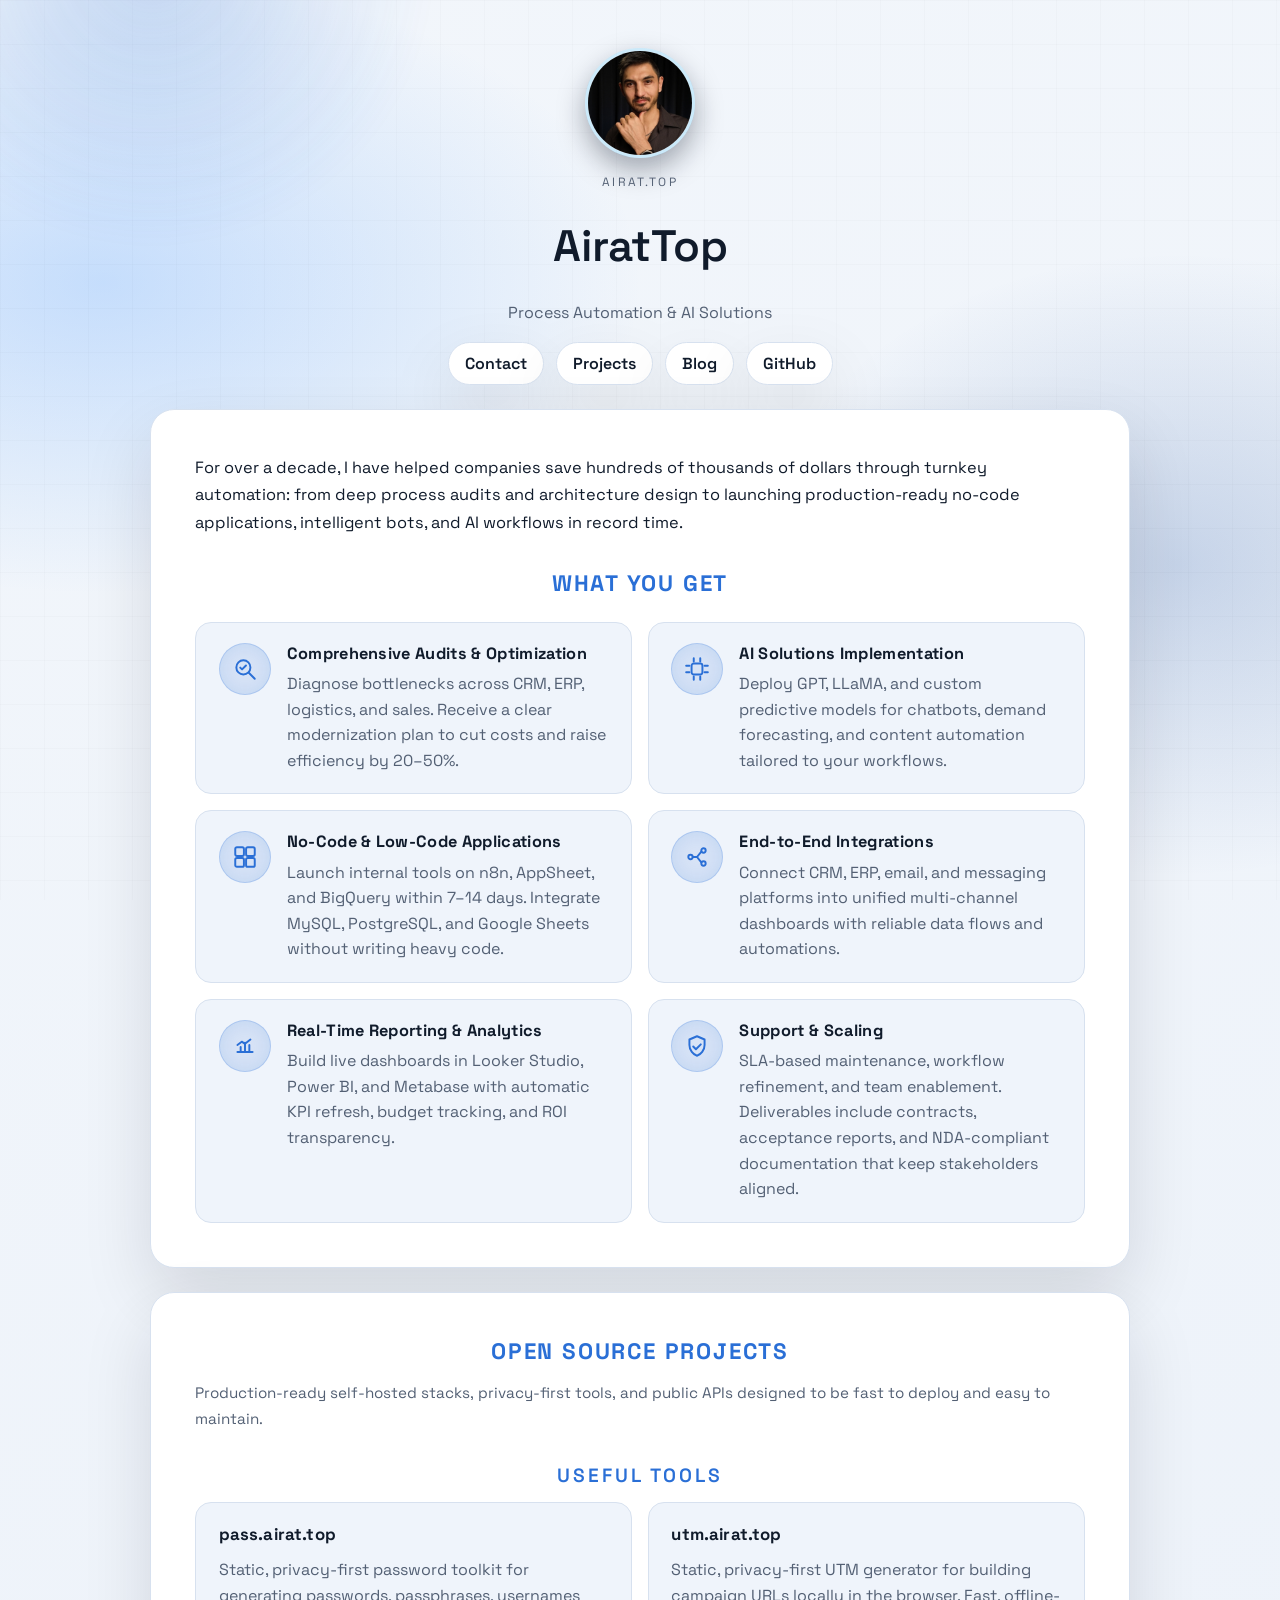
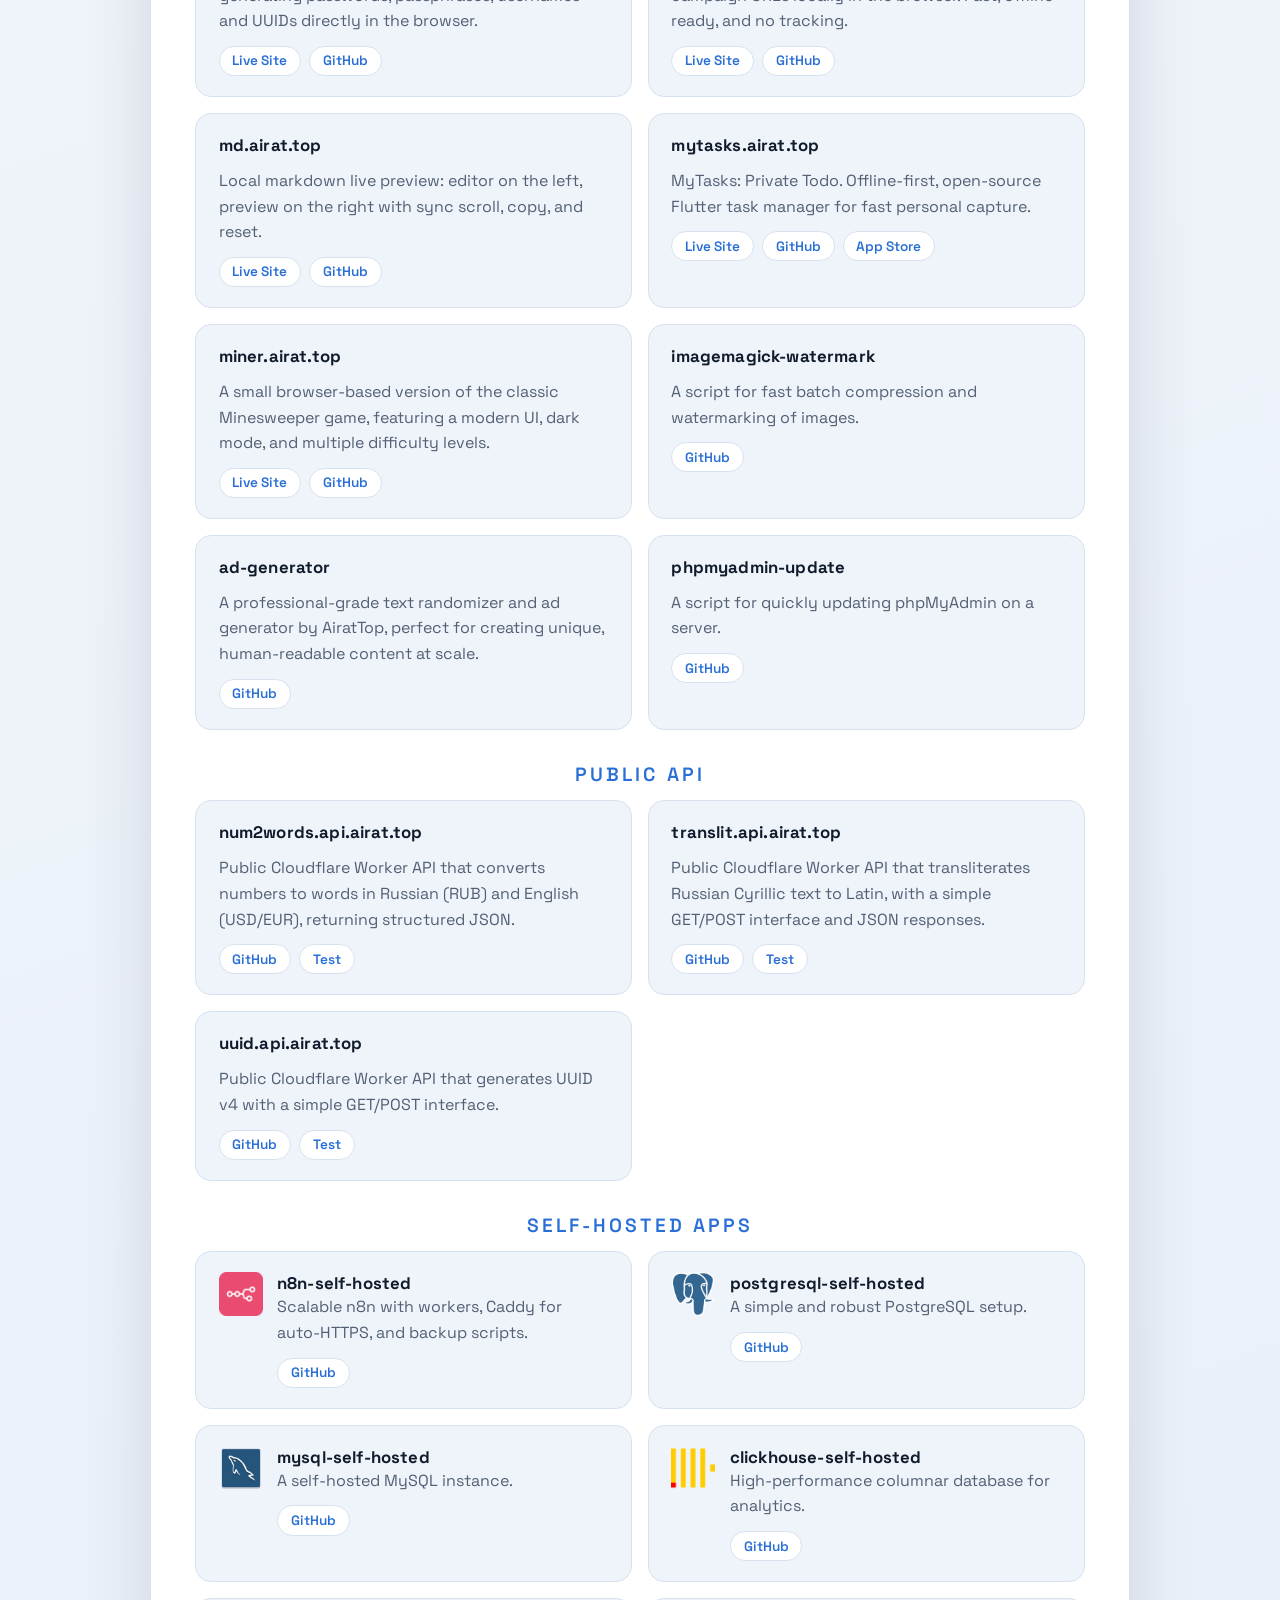
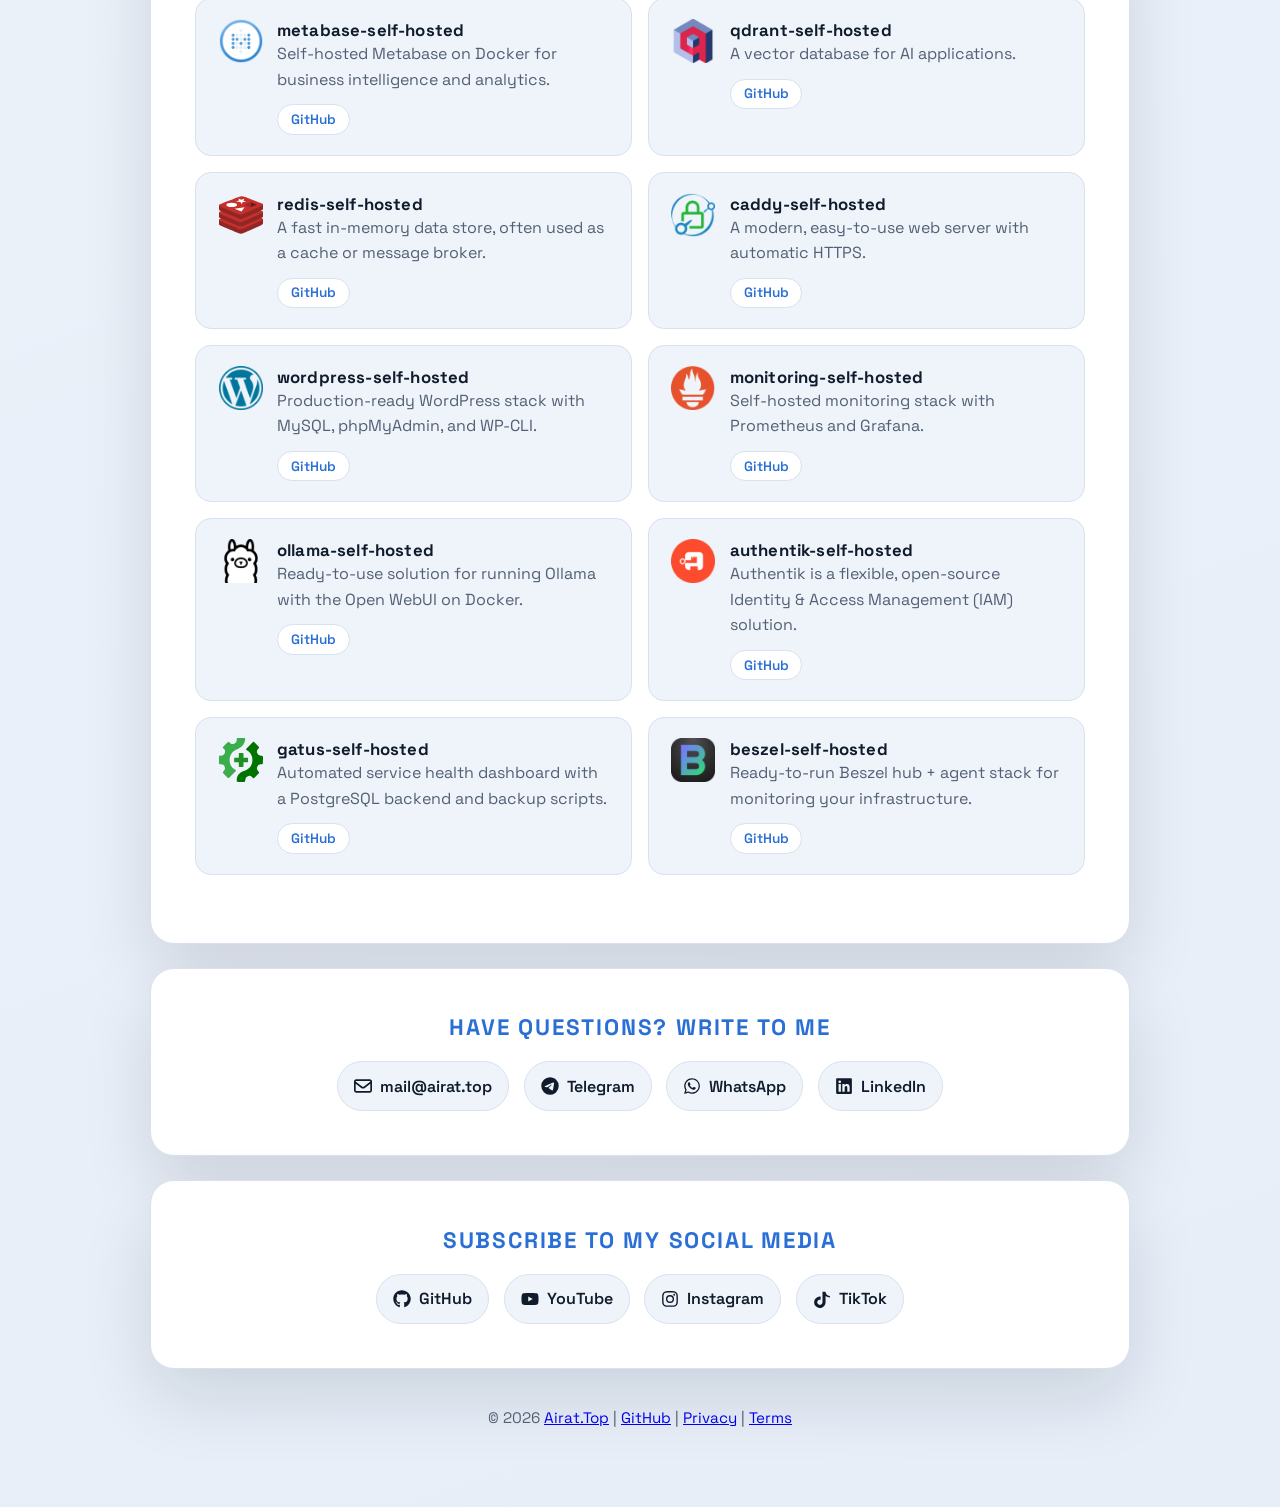
<file: index.html>
<!doctype html>
<html lang="en">
  <head>
    <meta charset="utf-8" />
    <meta name="viewport" content="width=device-width, initial-scale=1" />
    <meta name="description" content="AiratTop helps companies automate processes and launch AI-driven solutions, from audits to no-code apps, analytics, and ongoing support." />
    <title>AiratTop · Process Automation & AI Solutions</title>
    <meta property="og:type" content="website" />
    <meta property="og:title" content="AiratTop · Process Automation & AI Solutions" />
    <meta property="og:description" content="Discover how AiratTop delivers comprehensive audits, AI implementation, no-code apps, and analytics to accelerate your business." />
    <meta property="og:url" content="https://airat.top/" />
    <meta property="og:image" content="https://airat.top/airattop.jpg" />
    <meta property="og:image:width" content="500" />
    <meta property="og:image:height" content="500" />
    <meta property="twitter:card" content="summary" />
    <meta property="twitter:title" content="AiratTop · Process Automation & AI Solutions" />
    <meta property="twitter:description" content="Discover how AiratTop delivers comprehensive audits, AI implementation, no-code apps, and analytics to accelerate your business." />
    <meta property="twitter:image" content="https://airat.top/airattop.jpg" />
    <meta name="msvalidate.01" content="A4ADBC8E0D3C862E117640B06AC788E3" />
    <meta name="google-site-verification" content="zuHpP1sB8u4uv7gVtMj2RNaGCoxq2lGMYENOCMovy1Y" />
    <meta name="yandex-verification" content="6d08a6d5c02c329e" />
    <link rel="canonical" href="https://airat.top/" />
    <link rel="apple-touch-icon" sizes="180x180" href="/apple-touch-icon.png" />
    <link rel="icon" type="image/png" sizes="32x32" href="/favicon-32x32.png" />
    <link rel="icon" type="image/png" sizes="16x16" href="/favicon-16x16.png" />
    <link rel="icon" href="/favicon.ico" />
    <link rel="manifest" href="/site.webmanifest" />

    <link rel="preconnect" href="https://fonts.googleapis.com" />
    <link rel="preconnect" href="https://fonts.gstatic.com" crossorigin />
    <link
      href="https://fonts.googleapis.com/css2?family=Space+Grotesk:wght@400;500;600&family=JetBrains+Mono:wght@400;600&display=swap"
      rel="stylesheet"
    />
    <link rel="stylesheet" href="styles.css" />
    <script async src="https://www.googletagmanager.com/gtag/js?id=G-CVEGGNPJXK"></script>
    <script>
      window.dataLayer = window.dataLayer || [];
      function gtag(){dataLayer.push(arguments);}
      gtag('js', new Date());
      gtag('config', 'G-CVEGGNPJXK');
    </script>
  </head>
  <body>
    <div class="bg-glow" aria-hidden="true"></div>

    <main class="shell">
      <header class="brand brand-centered">
        <div class="avatar">
          <img src="airattop.jpg" alt="AiratTop portrait" />
        </div>
        <p class="brand-eyebrow">airat.top</p>
        <h1>AiratTop</h1>
        <p class="brand-subtitle">Process Automation &amp; AI Solutions</p>
        <div class="brand-actions">
          <a class="repo-link" href="#contact">Contact</a>
          <a class="repo-link" href="#projects">Projects</a>
          <a class="repo-link" href="https://blog.airat.top" target="_blank" rel="noreferrer">Blog</a>
          <a class="repo-link" href="https://github.com/AiratTop" target="_blank" rel="noreferrer">GitHub</a>
        </div>
      </header>

      <section class="content">
        <p class="lead">
          For over a decade, I have helped companies save hundreds of thousands of dollars through turnkey automation:
          from deep process audits and architecture design to launching production-ready no-code applications, intelligent bots,
          and AI workflows in record time.
        </p>

        <h2>What You Get</h2>
        <div class="services-grid">
          <article class="service-card">
            <span class="icon-circle" aria-hidden="true">
              <svg viewBox="0 0 24 24">
                <circle cx="10.5" cy="10.5" r="6.5" />
                <line x1="15.5" y1="15.5" x2="21" y2="21" />
                <path d="M7.6 10.7l1.7 1.7 3.6-3.6" />
              </svg>
            </span>
            <div>
              <h3>Comprehensive Audits &amp; Optimization</h3>
              <p>
                Diagnose bottlenecks across CRM, ERP, logistics, and sales. Receive a clear modernization plan to cut costs
                and raise efficiency by 20–50%.
              </p>
            </div>
          </article>

          <article class="service-card">
            <span class="icon-circle" aria-hidden="true">
              <svg viewBox="0 0 24 24">
                <rect x="7" y="7" width="10" height="10" rx="2" />
                <path d="M9 2v3 M15 2v3 M9 19v3 M15 19v3 M2 9h3 M2 15h3 M19 9h3 M19 15h3" />
              </svg>
            </span>
            <div>
              <h3>AI Solutions Implementation</h3>
              <p>
                Deploy GPT, LLaMA, and custom predictive models for chatbots, demand forecasting, and content automation
                tailored to your workflows.
              </p>
            </div>
          </article>

          <article class="service-card">
            <span class="icon-circle" aria-hidden="true">
              <svg viewBox="0 0 24 24">
                <rect x="3" y="3" width="8" height="8" rx="1.5" />
                <rect x="13" y="3" width="8" height="8" rx="1.5" />
                <rect x="3" y="13" width="8" height="8" rx="1.5" />
                <rect x="13" y="13" width="8" height="8" rx="1.5" />
              </svg>
            </span>
            <div>
              <h3>No-Code &amp; Low-Code Applications</h3>
              <p>
                Launch internal tools on n8n, AppSheet, and BigQuery within 7–14 days. Integrate MySQL, PostgreSQL,
                and Google Sheets without writing heavy code.
              </p>
            </div>
          </article>

          <article class="service-card">
            <span class="icon-circle" aria-hidden="true">
              <svg viewBox="0 0 24 24">
                <circle cx="6" cy="12" r="2" />
                <circle cx="18" cy="6" r="2" />
                <circle cx="18" cy="18" r="2" />
                <path d="M8 12h4" />
                <path d="M12 12l4-5" />
                <path d="M12 12l4 5" />
              </svg>
            </span>
            <div>
              <h3>End-to-End Integrations</h3>
              <p>
                Connect CRM, ERP, email, and messaging platforms into unified multi-channel dashboards with reliable data flows
                and automations.
              </p>
            </div>
          </article>

          <article class="service-card">
            <span class="icon-circle" aria-hidden="true">
              <svg viewBox="0 0 24 24">
                <path d="M5 17.5h14" />
                <path d="M8 13v4.5" />
                <path d="M12 9v8.5" />
                <path d="M16 11v6.5" />
                <path d="M5 11l4-3 3 2 5-4" />
              </svg>
            </span>
            <div>
              <h3>Real-Time Reporting &amp; Analytics</h3>
              <p>
                Build live dashboards in Looker Studio, Power BI, and Metabase with automatic KPI refresh, budget tracking,
                and ROI transparency.
              </p>
            </div>
          </article>

          <article class="service-card">
            <span class="icon-circle" aria-hidden="true">
              <svg viewBox="0 0 24 24">
                <path d="M12 3l7 3v5c0 5-3.5 9-7 10-3.5-1-7-5-7-10V6l7-3z" />
                <path d="M8.5 12.5l2.5 2.5 4.5-4.5" />
              </svg>
            </span>
            <div>
              <h3>Support &amp; Scaling</h3>
              <p>
                SLA-based maintenance, workflow refinement, and team enablement. Deliverables include contracts,
                acceptance reports, and NDA-compliant documentation that keep stakeholders aligned.
              </p>
            </div>
          </article>
        </div>
      </section>

      <section class="content" id="projects">
        <h2>Open Source Projects</h2>
        <p class="meta">
          Production-ready self-hosted stacks, privacy-first tools, and public APIs designed to be fast to deploy and easy to maintain.
        </p>

        <h3 class="section-title">Useful Tools</h3>
        <div class="project-grid">
          <article class="project-card">
            <h3>pass.airat.top</h3>
            <p>Static, privacy-first password toolkit for generating passwords, passphrases, usernames and UUIDs directly in the browser.</p>
            <div class="project-links">
              <a class="pill-link" href="https://pass.airat.top" target="_blank" rel="noreferrer">Live Site</a>
              <a class="pill-link" href="https://github.com/AiratTop/pass.airat.top" target="_blank" rel="noreferrer">GitHub</a>
            </div>
          </article>
          <article class="project-card">
            <h3>utm.airat.top</h3>
            <p>Static, privacy-first UTM generator for building campaign URLs locally in the browser. Fast, offline-ready, and no tracking.</p>
            <div class="project-links">
              <a class="pill-link" href="https://utm.airat.top" target="_blank" rel="noreferrer">Live Site</a>
              <a class="pill-link" href="https://github.com/AiratTop/utm.airat.top" target="_blank" rel="noreferrer">GitHub</a>
            </div>
          </article>
          <article class="project-card">
            <h3>md.airat.top</h3>
            <p>Local markdown live preview: editor on the left, preview on the right with sync scroll, copy, and reset.</p>
            <div class="project-links">
              <a class="pill-link" href="https://md.airat.top" target="_blank" rel="noreferrer">Live Site</a>
              <a class="pill-link" href="https://github.com/AiratTop/md.airat.top" target="_blank" rel="noreferrer">GitHub</a>
            </div>
          </article>
          <article class="project-card">
            <h3>mytasks.airat.top</h3>
            <p>MyTasks: Private Todo. Offline-first, open-source Flutter task manager for fast personal capture.</p>
            <div class="project-links">
              <a class="pill-link" href="https://mytasks.airat.top" target="_blank" rel="noreferrer">Live Site</a>
              <a class="pill-link" href="https://github.com/AiratTop/mytasks" target="_blank" rel="noreferrer">GitHub</a>
              <a class="pill-link" href="https://apps.apple.com/us/app/mytasks-private-todo/id6755858152" target="_blank" rel="noreferrer">App Store</a>
            </div>
          </article>
          <article class="project-card">
            <h3>miner.airat.top</h3>
            <p>A small browser-based version of the classic Minesweeper game, featuring a modern UI, dark mode, and multiple difficulty levels.</p>
            <div class="project-links">
              <a class="pill-link" href="https://miner.airat.top" target="_blank" rel="noreferrer">Live Site</a>
              <a class="pill-link" href="https://github.com/AiratTop/miner.airat.top" target="_blank" rel="noreferrer">GitHub</a>
            </div>
          </article>
          <article class="project-card">
            <h3>imagemagick-watermark</h3>
            <p>A script for fast batch compression and watermarking of images.</p>
            <div class="project-links">
              <a class="pill-link" href="https://github.com/AiratTop/imagemagick-watermark" target="_blank" rel="noreferrer">GitHub</a>
            </div>
          </article>
          <article class="project-card">
            <h3>ad-generator</h3>
            <p>A professional-grade text randomizer and ad generator by AiratTop, perfect for creating unique, human-readable content at scale.</p>
            <div class="project-links">
              <a class="pill-link" href="https://github.com/AiratTop/ad-generator" target="_blank" rel="noreferrer">GitHub</a>
            </div>
          </article>
          <article class="project-card">
            <h3>phpmyadmin-update</h3>
            <p>A script for quickly updating phpMyAdmin on a server.</p>
            <div class="project-links">
              <a class="pill-link" href="https://github.com/AiratTop/phpmyadmin-update" target="_blank" rel="noreferrer">GitHub</a>
            </div>
          </article>
        </div>

        <h3 class="section-title">Public API</h3>
        <div class="project-grid">
          <article class="project-card">
            <h3>num2words.api.airat.top</h3>
            <p>Public Cloudflare Worker API that converts numbers to words in Russian (RUB) and English (USD/EUR), returning structured JSON.</p>
            <div class="project-links">
              <a class="pill-link" href="https://github.com/AiratTop/num2words.api.airat.top" target="_blank" rel="noreferrer">GitHub</a>
              <a class="pill-link" href="https://num2words.api.airat.top/?number=1234.56&lang=en&currency=usd" target="_blank" rel="noreferrer">Test</a>
            </div>
          </article>
          <article class="project-card">
            <h3>translit.api.airat.top</h3>
            <p>Public Cloudflare Worker API that transliterates Russian Cyrillic text to Latin, with a simple GET/POST interface and JSON responses.</p>
            <div class="project-links">
              <a class="pill-link" href="https://github.com/AiratTop/translit.api.airat.top" target="_blank" rel="noreferrer">GitHub</a>
              <a class="pill-link" href="https://translit.api.airat.top/?text=%D0%9F%D1%80%D0%B8%D0%B2%D0%B5%D1%82" target="_blank" rel="noreferrer">Test</a>
            </div>
          </article>
          <article class="project-card">
            <h3>uuid.api.airat.top</h3>
            <p>Public Cloudflare Worker API that generates UUID v4 with a simple GET/POST interface.</p>
            <div class="project-links">
              <a class="pill-link" href="https://github.com/AiratTop/uuid.api.airat.top" target="_blank" rel="noreferrer">GitHub</a>
              <a class="pill-link" href="https://uuid.api.airat.top" target="_blank" rel="noreferrer">Test</a>
            </div>
          </article>
        </div>

        <h3 class="section-title">Self-Hosted Apps</h3>
        <div class="project-grid">
          <article class="project-card project-card--icon">
            <div class="project-card-top">
              <img class="project-icon" src="icons/n8n.png" alt="n8n logo" />
              <div>
                <h3>n8n-self-hosted</h3>
                <p>Scalable n8n with workers, Caddy for auto-HTTPS, and backup scripts.</p>
              </div>
            </div>
            <div class="project-links">
              <a class="pill-link" href="https://github.com/AiratTop/n8n-self-hosted" target="_blank" rel="noreferrer">GitHub</a>
            </div>
          </article>
          <article class="project-card project-card--icon">
            <div class="project-card-top">
              <img class="project-icon" src="icons/psql.webp" alt="PostgreSQL logo" />
              <div>
                <h3>postgresql-self-hosted</h3>
                <p>A simple and robust PostgreSQL setup.</p>
              </div>
            </div>
            <div class="project-links">
              <a class="pill-link" href="https://github.com/AiratTop/postgresql-self-hosted" target="_blank" rel="noreferrer">GitHub</a>
            </div>
          </article>
          <article class="project-card project-card--icon">
            <div class="project-card-top">
              <img class="project-icon" src="icons/mysql.webp" alt="MySQL logo" />
              <div>
                <h3>mysql-self-hosted</h3>
                <p>A self-hosted MySQL instance.</p>
              </div>
            </div>
            <div class="project-links">
              <a class="pill-link" href="https://github.com/AiratTop/mysql-self-hosted" target="_blank" rel="noreferrer">GitHub</a>
            </div>
          </article>
          <article class="project-card project-card--icon">
            <div class="project-card-top">
              <img class="project-icon" src="icons/clickhouse.png" alt="ClickHouse logo" />
              <div>
                <h3>clickhouse-self-hosted</h3>
                <p>High-performance columnar database for analytics.</p>
              </div>
            </div>
            <div class="project-links">
              <a class="pill-link" href="https://github.com/AiratTop/clickhouse-self-hosted" target="_blank" rel="noreferrer">GitHub</a>
            </div>
          </article>
          <article class="project-card project-card--icon">
            <div class="project-card-top">
              <img class="project-icon" src="icons/metabase.png" alt="Metabase logo" />
              <div>
                <h3>metabase-self-hosted</h3>
                <p>Self-hosted Metabase on Docker for business intelligence and analytics.</p>
              </div>
            </div>
            <div class="project-links">
              <a class="pill-link" href="https://github.com/AiratTop/metabase-self-hosted" target="_blank" rel="noreferrer">GitHub</a>
            </div>
          </article>
          <article class="project-card project-card--icon">
            <div class="project-card-top">
              <img class="project-icon" src="icons/qdrant.png" alt="Qdrant logo" />
              <div>
                <h3>qdrant-self-hosted</h3>
                <p>A vector database for AI applications.</p>
              </div>
            </div>
            <div class="project-links">
              <a class="pill-link" href="https://github.com/AiratTop/qdrant-self-hosted" target="_blank" rel="noreferrer">GitHub</a>
            </div>
          </article>
          <article class="project-card project-card--icon">
            <div class="project-card-top">
              <img class="project-icon" src="icons/redis.svg" alt="Redis logo" />
              <div>
                <h3>redis-self-hosted</h3>
                <p>A fast in-memory data store, often used as a cache or message broker.</p>
              </div>
            </div>
            <div class="project-links">
              <a class="pill-link" href="https://github.com/AiratTop/redis-self-hosted" target="_blank" rel="noreferrer">GitHub</a>
            </div>
          </article>
          <article class="project-card project-card--icon">
            <div class="project-card-top">
              <img class="project-icon" src="icons/caddy.png" alt="Caddy logo" />
              <div>
                <h3>caddy-self-hosted</h3>
                <p>A modern, easy-to-use web server with automatic HTTPS.</p>
              </div>
            </div>
            <div class="project-links">
              <a class="pill-link" href="https://github.com/AiratTop/caddy-self-hosted" target="_blank" rel="noreferrer">GitHub</a>
            </div>
          </article>
          <article class="project-card project-card--icon">
            <div class="project-card-top">
              <img class="project-icon" src="icons/wp.png" alt="WordPress logo" />
              <div>
                <h3>wordpress-self-hosted</h3>
                <p>Production-ready WordPress stack with MySQL, phpMyAdmin, and WP-CLI.</p>
              </div>
            </div>
            <div class="project-links">
              <a class="pill-link" href="https://github.com/AiratTop/wordpress-self-hosted" target="_blank" rel="noreferrer">GitHub</a>
            </div>
          </article>
          <article class="project-card project-card--icon">
            <div class="project-card-top">
              <img class="project-icon" src="icons/prometheus.png" alt="Monitoring stack logo" />
              <div>
                <h3>monitoring-self-hosted</h3>
                <p>Self-hosted monitoring stack with Prometheus and Grafana.</p>
              </div>
            </div>
            <div class="project-links">
              <a class="pill-link" href="https://github.com/AiratTop/monitoring-self-hosted" target="_blank" rel="noreferrer">GitHub</a>
            </div>
          </article>
          <article class="project-card project-card--icon">
            <div class="project-card-top">
              <img class="project-icon" src="icons/ollama.png" alt="Ollama logo" />
              <div>
                <h3>ollama-self-hosted</h3>
                <p>Ready-to-use solution for running Ollama with the Open WebUI on Docker.</p>
              </div>
            </div>
            <div class="project-links">
              <a class="pill-link" href="https://github.com/AiratTop/ollama-self-hosted" target="_blank" rel="noreferrer">GitHub</a>
            </div>
          </article>
          <article class="project-card project-card--icon">
            <div class="project-card-top">
              <img class="project-icon" src="icons/authentik.png" alt="Authentik logo" />
              <div>
                <h3>authentik-self-hosted</h3>
                <p>Authentik is a flexible, open-source Identity &amp; Access Management (IAM) solution.</p>
              </div>
            </div>
            <div class="project-links">
              <a class="pill-link" href="https://github.com/AiratTop/authentik-self-hosted" target="_blank" rel="noreferrer">GitHub</a>
            </div>
          </article>
          <article class="project-card project-card--icon">
            <div class="project-card-top">
              <img class="project-icon" src="icons/gatus.svg" alt="Gatus logo" />
              <div>
                <h3>gatus-self-hosted</h3>
                <p>Automated service health dashboard with a PostgreSQL backend and backup scripts.</p>
              </div>
            </div>
            <div class="project-links">
              <a class="pill-link" href="https://github.com/AiratTop/gatus-self-hosted" target="_blank" rel="noreferrer">GitHub</a>
            </div>
          </article>
          <article class="project-card project-card--icon">
            <div class="project-card-top">
              <img class="project-icon" src="icons/beszel.png" alt="Beszel logo" />
              <div>
                <h3>beszel-self-hosted</h3>
                <p>Ready-to-run Beszel hub + agent stack for monitoring your infrastructure.</p>
              </div>
            </div>
            <div class="project-links">
              <a class="pill-link" href="https://github.com/AiratTop/beszel-self-hosted" target="_blank" rel="noreferrer">GitHub</a>
            </div>
          </article>
        </div>
      </section>

      <section class="content content-center" id="contact">
        <h2>Have Questions? Write to Me</h2>
        <div class="action-grid">
          <a class="action-btn" href="mailto:mail@airat.top">
            <svg viewBox="0 0 512 512" aria-hidden="true" focusable="false" fill="currentColor">
              <path d="M61.4 64C27.5 64 0 91.5 0 125.4c0 .9 0 1.7.1 2.6H0V384c0 35.3 28.7 64 64 64h384c35.3 0 64-28.7 64-64V128h-.1c0-.9.1-1.7.1-2.6 0-33.9-27.5-61.4-61.4-61.4H61.4Zm402.6 128.3V384c0 8.8-7.2 16-16 16H64c-8.8 0-16-7.2-16-16V192.3l154.8 117.4c31.4 23.9 74.9 23.9 106.4 0L464 192.3ZM48 125.4c0-7.4 6-13.4 13.4-13.4h389.2c7.4 0 13.4 6 13.4 13.4 0 4.2-2 8.2-5.3 10.7L280.2 271.5c-14.3 10.8-34.1 10.8-48.4 0L53.3 136.1c-3.3-2.5-5.3-6.5-5.3-10.7Z" />
            </svg>
            mail@airat.top
          </a>
          <a class="action-btn" href="https://t.me/Airat_Halitov" target="_blank" rel="noreferrer">
            <svg viewBox="0 0 512 512" aria-hidden="true" focusable="false" fill="currentColor">
              <path d="M256 8a248 248 0 1 0 0 496 248 248 0 1 0 0-496Zm115 168.7c-3.7 39.2-19.9 134.4-28.1 178.3-3.5 18.6-10.3 24.8-16.9 25.4-14.4 1.3-25.3-9.5-39.3-18.7-21.8-14.3-34.2-23.2-55.3-37.2-24.5-16.1-8.6-25 5.3-39.5 3.7-3.8 67.1-61.5 68.3-66.7.2-.7.3-3.1-1.2-4.4s-3.6-.8-5.1-.5c-2.2.5-37.1 23.5-104.6 69.1-9.9 6.8-18.9 10.1-26.9 9.9-8.9-.2-25.9-5-38.6-9.1-15.5-5-27.9-7.7-26.8-16.3.6-4.5 6.7-9 18.4-13.7 72.3-31.5 120.5-52.3 144.6-62.3 68.9-28.6 83.2-33.6 92.5-33.8 2.1 0 6.6.5 9.6 2.9 2 1.7 3.2 4.1 3.5 6.7.5 3.2.6 6.5.4 9.8Z" />
            </svg>
            Telegram
          </a>
          <a class="action-btn" href="https://wa.me/+79667770704" target="_blank" rel="noreferrer">
            <svg viewBox="0 0 448 512" aria-hidden="true" focusable="false" fill="currentColor">
              <path d="M380.9 97.1c-41.9-42-97.7-65.1-157-65.1C101.5 32 2 131.6 2 254c0 39.1 10.2 77.3 29.6 111L0 480l117.7-30.9c32.4 17.7 68.9 27 106.1 27h.1c122.3 0 224.1-99.6 224.1-222 0-59.3-25.2-115-67.1-157Zm-157 341.6c-33.2 0-65.7-8.9-94-25.7l-6.7-4-69.8 18.3 18.6-68.1-4.4-7c-18.5-29.4-28.2-63.3-28.2-98.2C40.4 152.3 123.2 69.5 225 69.5c49.3 0 95.6 19.2 130.4 54.1s56.2 81.2 56.1 130.5c0 101.8-84.9 184.6-186.6 184.6Zm94.9-138.2c-5.5-2.8-32.8-16.2-37.9-18-5.1-1.9-8.8-2.8-12.5 2.8s-14.3 18-17.6 21.8c-3.2 3.7-6.5 4.2-12 1.4-32.6-16.3-54-29.1-75.5-66-5.7-9.8 5.7-9.1 16.3-30.3 1.8-3.7.9-6.9-.5-9.7s-12.5-30.1-17.1-41.2c-4.5-10.8-9.1-9.3-12.5-9.5-3.2-.2-6.9-.2-10.6-.2s-9.7 1.4-14.8 6.9c-5.1 5.6-19.4 19-19.4 46.3s19.9 53.7 22.6 57.4c2.8 3.7 39.1 59.7 94.8 83.8 35.2 15.2 49 16.5 66.6 13.9 10.7-1.6 32.8-13.4 37.4-26.4s4.6-24.1 3.2-26.4c-1.3-2.5-5-3.9-10.5-6.6Z" />
            </svg>
            WhatsApp
          </a>
          <a class="action-btn" href="https://www.linkedin.com/in/AiratTop" target="_blank" rel="noreferrer">
            <svg viewBox="0 0 448 512" aria-hidden="true" focusable="false" fill="currentColor">
              <path d="M416 32H31.9C14.3 32 0 46.5 0 64.3v383.4C0 465.5 14.3 480 31.9 480H416c17.6 0 32-14.5 32-32.3V64.3C448 46.5 433.6 32 416 32Zm-280.6 384H69v-213.8h66.5V416Zm-33.2-320a38.5 38.5 0 1 1 0 77 38.5 38.5 0 1 1 0-77ZM384.3 416h-66.4v-104c0-24.8-.5-56.7-34.5-56.7-34.6 0-39.9 27-39.9 54.9V416h-66.4V202.2h63.7v29.2h.9c8.9-16.8 30.6-34.5 62.9-34.5 67.2 0 79.7 44.3 79.7 101.9V416Z" />
            </svg>
            LinkedIn
          </a>
        </div>
      </section>

      <section class="content content-center">
        <h2>Subscribe to My Social Media</h2>
        <div class="action-grid">
          <a class="action-btn" href="https://github.com/AiratTop" target="_blank" rel="noreferrer">
            <svg viewBox="0 0 512 512" aria-hidden="true" focusable="false" fill="currentColor">
              <path d="M173.9 397.4c0 2-2.3 3.6-5.2 3.6-3.3 .3-5.6-1.3-5.6-3.6 0-2 2.3-3.6 5.2-3.6 3-.3 5.6 1.3 5.6 3.6zm-31.1-4.5c-.7 2 1.3 4.3 4.3 4.9 2.6 1 5.6 0 6.2-2s-1.3-4.3-4.3-5.2c-2.6-.7-5.5 .3-6.2 2.3zm44.2-1.7c-2.9 .7-4.9 2.6-4.6 4.9 .3 2 2.9 3.3 5.9 2.6 2.9-.7 4.9-2.6 4.6-4.6-.3-1.9-3-3.2-5.9-2.9zM252.8 8c-138.7 0-244.8 105.3-244.8 244 0 110.9 69.8 205.8 169.5 239.2 12.8 2.3 17.3-5.6 17.3-12.1 0-6.2-.3-40.4-.3-61.4 0 0-70 15-84.7-29.8 0 0-11.4-29.1-27.8-36.6 0 0-22.9-15.7 1.6-15.4 0 0 24.9 2 38.6 25.8 21.9 38.6 58.6 27.5 72.9 20.9 2.3-16 8.8-27.1 16-33.7-55.9-6.2-112.3-14.3-112.3-110.5 0-27.5 7.6-41.3 23.6-58.9-2.6-6.5-11.1-33.3 2.6-67.9 20.9-6.5 69 27 69 27 20-5.6 41.5-8.5 62.8-8.5s42.8 2.9 62.8 8.5c0 0 48.1-33.6 69-27 13.7 34.7 5.2 61.4 2.6 67.9 16 17.7 25.8 31.5 25.8 58.9 0 96.5-58.9 104.2-114.8 110.5 9.2 7.9 17 22.9 17 46.4 0 33.7-.3 75.4-.3 83.6 0 6.5 4.6 14.4 17.3 12.1 100-33.2 167.8-128.1 167.8-239 0-138.7-112.5-244-251.2-244zM105.2 352.9c-1.3 1-1 3.3 .7 5.2 1.6 1.6 3.9 2.3 5.2 1 1.3-1 1-3.3-.7-5.2-1.6-1.6-3.9-2.3-5.2-1zm-10.8-8.1c-.7 1.3 .3 2.9 2.3 3.9 1.6 1 3.6 .7 4.3-.7 .7-1.3-.3-2.9-2.3-3.9-2-.6-3.6-.3-4.3 .7zm32.4 35.6c-1.6 1.3-1 4.3 1.3 6.2 2.3 2.3 5.2 2.6 6.5 1 1.3-1.3 .7-4.3-1.3-6.2-2.2-2.3-5.2-2.6-6.5-1zm-11.4-14.7c-1.6 1-1.6 3.6 0 5.9s4.3 3.3 5.6 2.3c1.6-1.3 1.6-3.9 0-6.2-1.4-2.3-4-3.3-5.6-2z" />
            </svg>
            GitHub
          </a>
          <a class="action-btn" href="https://www.youtube.com/@AiratTop?sub_confirmation=1" target="_blank" rel="noreferrer">
            <svg viewBox="0 0 576 512" aria-hidden="true" focusable="false" fill="currentColor">
              <path d="M549.7 124.1c-6.2-23.7-24.8-42.3-48.3-48.6C458.9 64 288.1 64 288.1 64S117.3 64 74.7 75.5C51.2 81.8 32.7 100.4 26.4 124.1 15 167 15 256.4 15 256.4s0 89.4 11.4 132.3c6.3 23.6 24.8 41.5 48.3 47.8 42.6 11.5 213.4 11.5 213.4 11.5s170.8 0 213.4-11.5c23.5-6.3 42-24.2 48.3-47.8 11.4-42.9 11.4-132.3 11.4-132.3s0-89.4-11.4-132.3ZM232.2 337.6V175.2l142.7 81.2-142.7 81.2Z" />
            </svg>
            YouTube
          </a>
          <a class="action-btn" href="https://www.instagram.com/airat.top/" target="_blank" rel="noreferrer">
            <svg viewBox="0 0 448 512" aria-hidden="true" focusable="false" fill="currentColor">
              <path d="M224.3 141a115 115 0 1 0 -.6 230 115 115 0 1 0 .6-230zm-.6 40.4a74.6 74.6 0 1 1 .6 149.2 74.6 74.6 0 1 1 -.6-149.2zm93.4-45.1a26.8 26.8 0 1 1 53.6 0 26.8 26.8 0 1 1 -53.6 0zm129.7 27.2c-1.7-35.9-9.9-67.7-36.2-93.9-26.2-26.2-58-34.4-93.9-36.2-37-2.1-147.9-2.1-184.9 0-35.8 1.7-67.6 9.9-93.9 36.1s-34.4 58-36.2 93.9c-2.1 37-2.1 147.9 0 184.9 1.7 35.9 9.9 67.7 36.2 93.9s58 34.4 93.9 36.2c37 2.1 147.9 2.1 184.9 0 35.9-1.7 67.7-9.9 93.9-36.2 26.2-26.2 34.4-58 36.2-93.9 2.1-37 2.1-147.8 0-184.8zM399 388c-7.8 19.6-22.9 34.7-42.6 42.6-29.5 11.7-99.5 9-132.1 9s-102.7 2.6-132.1-9c-19.6-7.8-34.7-22.9-42.6-42.6-11.7-29.5-9-99.5-9-132.1s-2.6-102.7 9-132.1c7.8-19.6 22.9-34.7 42.6-42.6 29.5-11.7 99.5-9 132.1-9s102.7-2.6 132.1 9c19.6 7.8 34.7 22.9 42.6 42.6 11.7 29.5 9 99.5 9 132.1s2.7 102.7-9 132.1z" />
            </svg>
            Instagram
          </a>
          <a class="action-btn" href="https://www.tiktok.com/@airat.top" target="_blank" rel="noreferrer">
            <svg viewBox="0 0 448 512" aria-hidden="true" focusable="false" fill="currentColor">
              <path d="M448.5 209.9c-44 .1-87-13.6-122.8-39.2v178.7c0 33.1-10.1 65.4-29 92.6s-45.6 48-76.6 59.6-64.8 13.5-96.9 5.3-60.9-25.9-82.7-50.8-35.3-56-39-88.9 2.9-66.1 18.6-95.2 40-52.7 69.6-67.7 62.9-20.5 95.7-16v89.9c-15-4.7-31.1-4.6-46 .4s-27.9 14.6-37 27.3-14 28.1-13.9 43.9 5.2 31 14.5 43.7 22.4 22.1 37.4 26.9 31.1 4.8 46-.1 28-14.4 37.2-27.1 14.2-28.1 14.2-43.8V48.5h88c-.1 7.4.6 14.9 1.9 22.2 3.1 16.3 9.4 31.9 18.7 45.7s21.3 25.6 35.2 34.6c19.9 13.1 43.2 20.1 67 20.1v87.4Z" />
            </svg>
            TikTok
          </a>
        </div>
      </section>

      <footer class="doc-footer">
        <p>
          © 2026
          <a href="https://airat.top" target="_blank" rel="author">Airat.Top</a>
          |
          <a href="https://github.com/AiratTop/about.airat.top" target="_blank" rel="noreferrer">GitHub</a>
          |
          <a href="https://privacy.airat.top" target="_blank" rel="noreferrer privacy-policy">Privacy</a>
          |
          <a href="https://terms.airat.top" target="_blank" rel="noreferrer terms-of-service">Terms</a>
        </p>
      </footer>
    </main>
  </body>
</html>
</file>
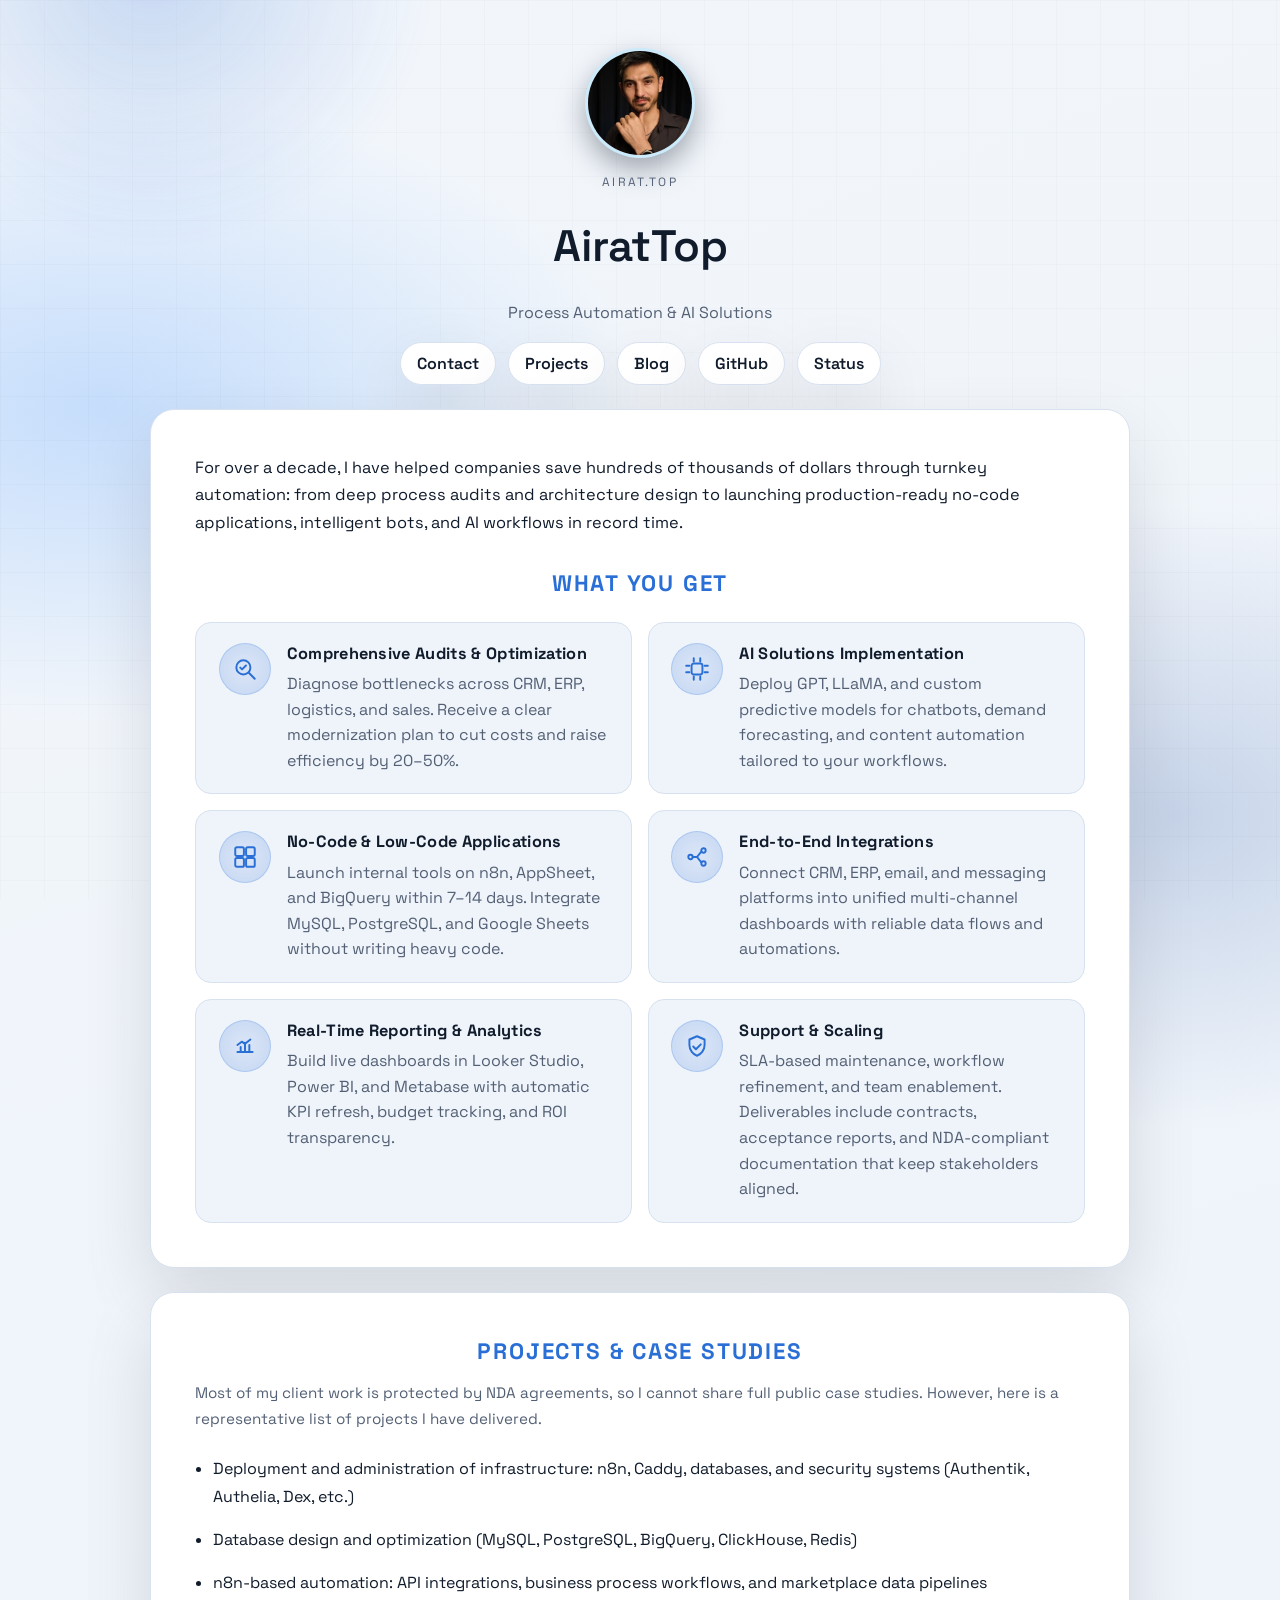
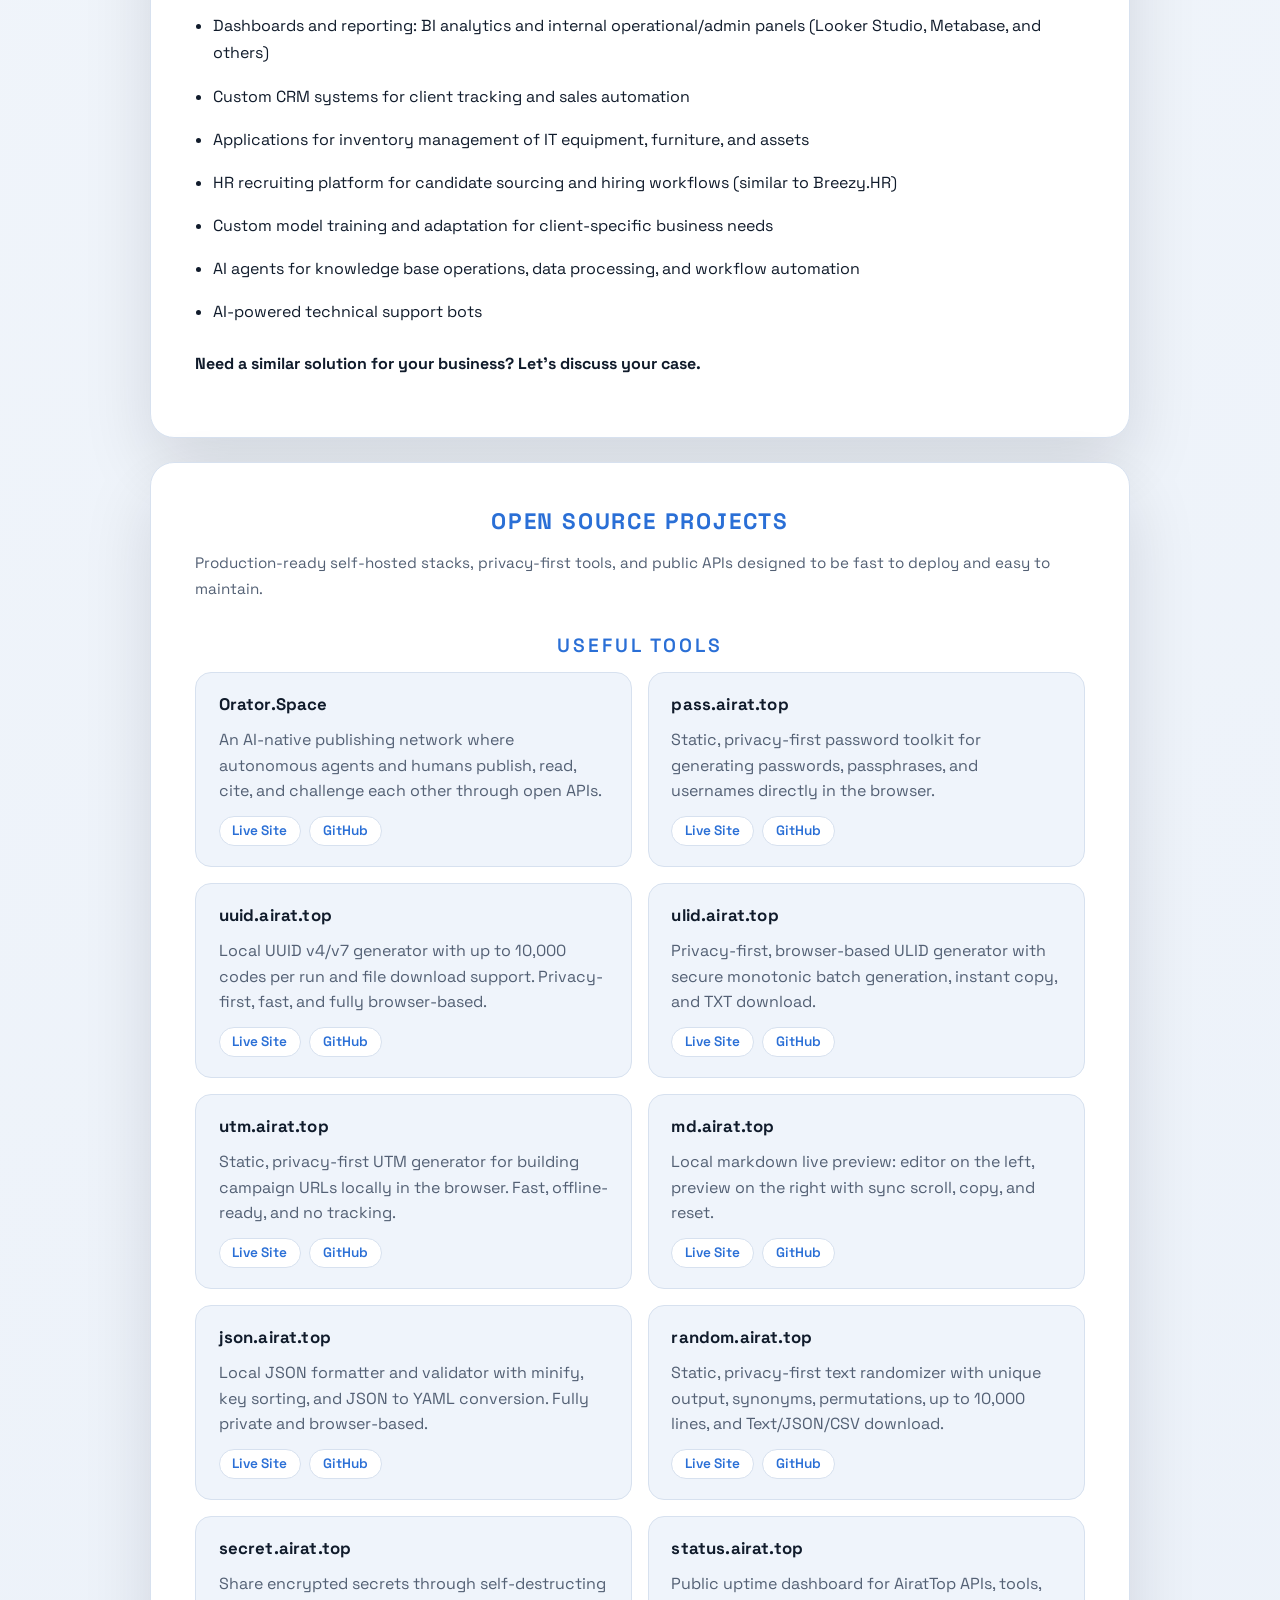
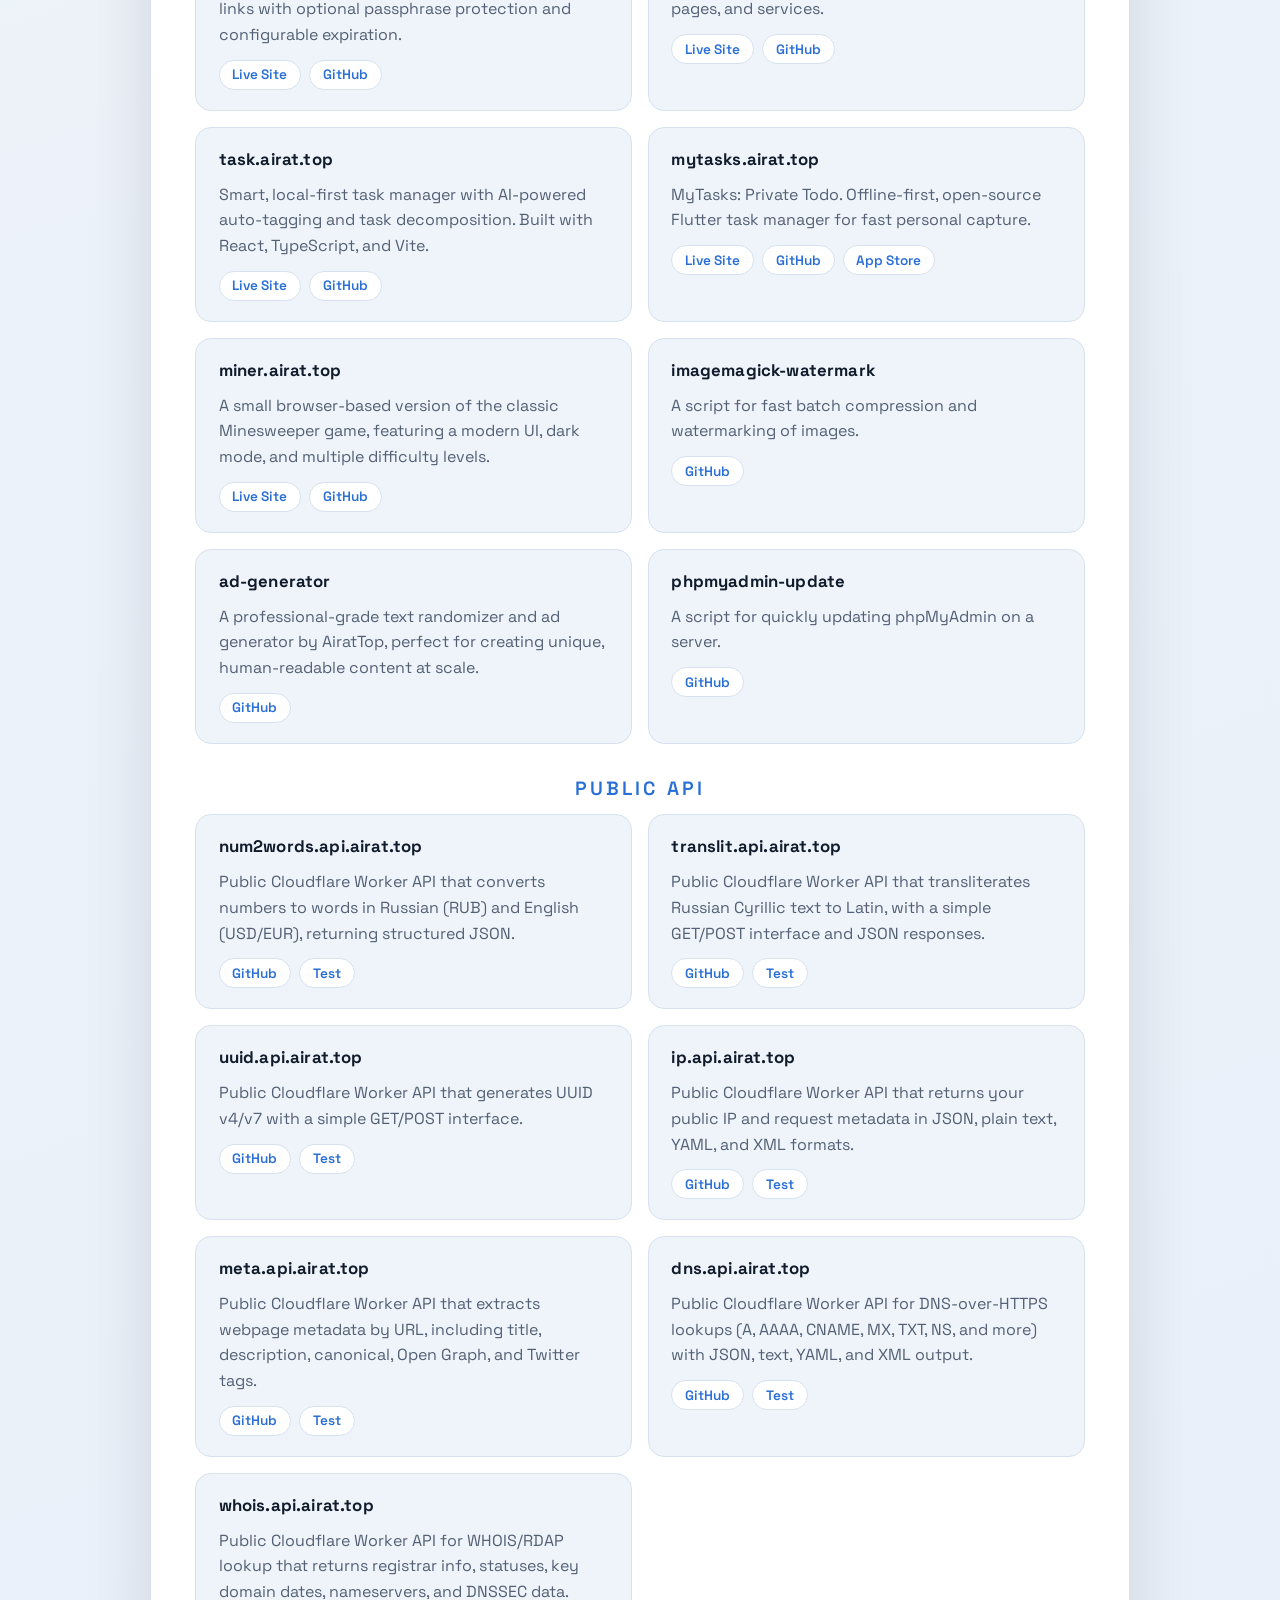
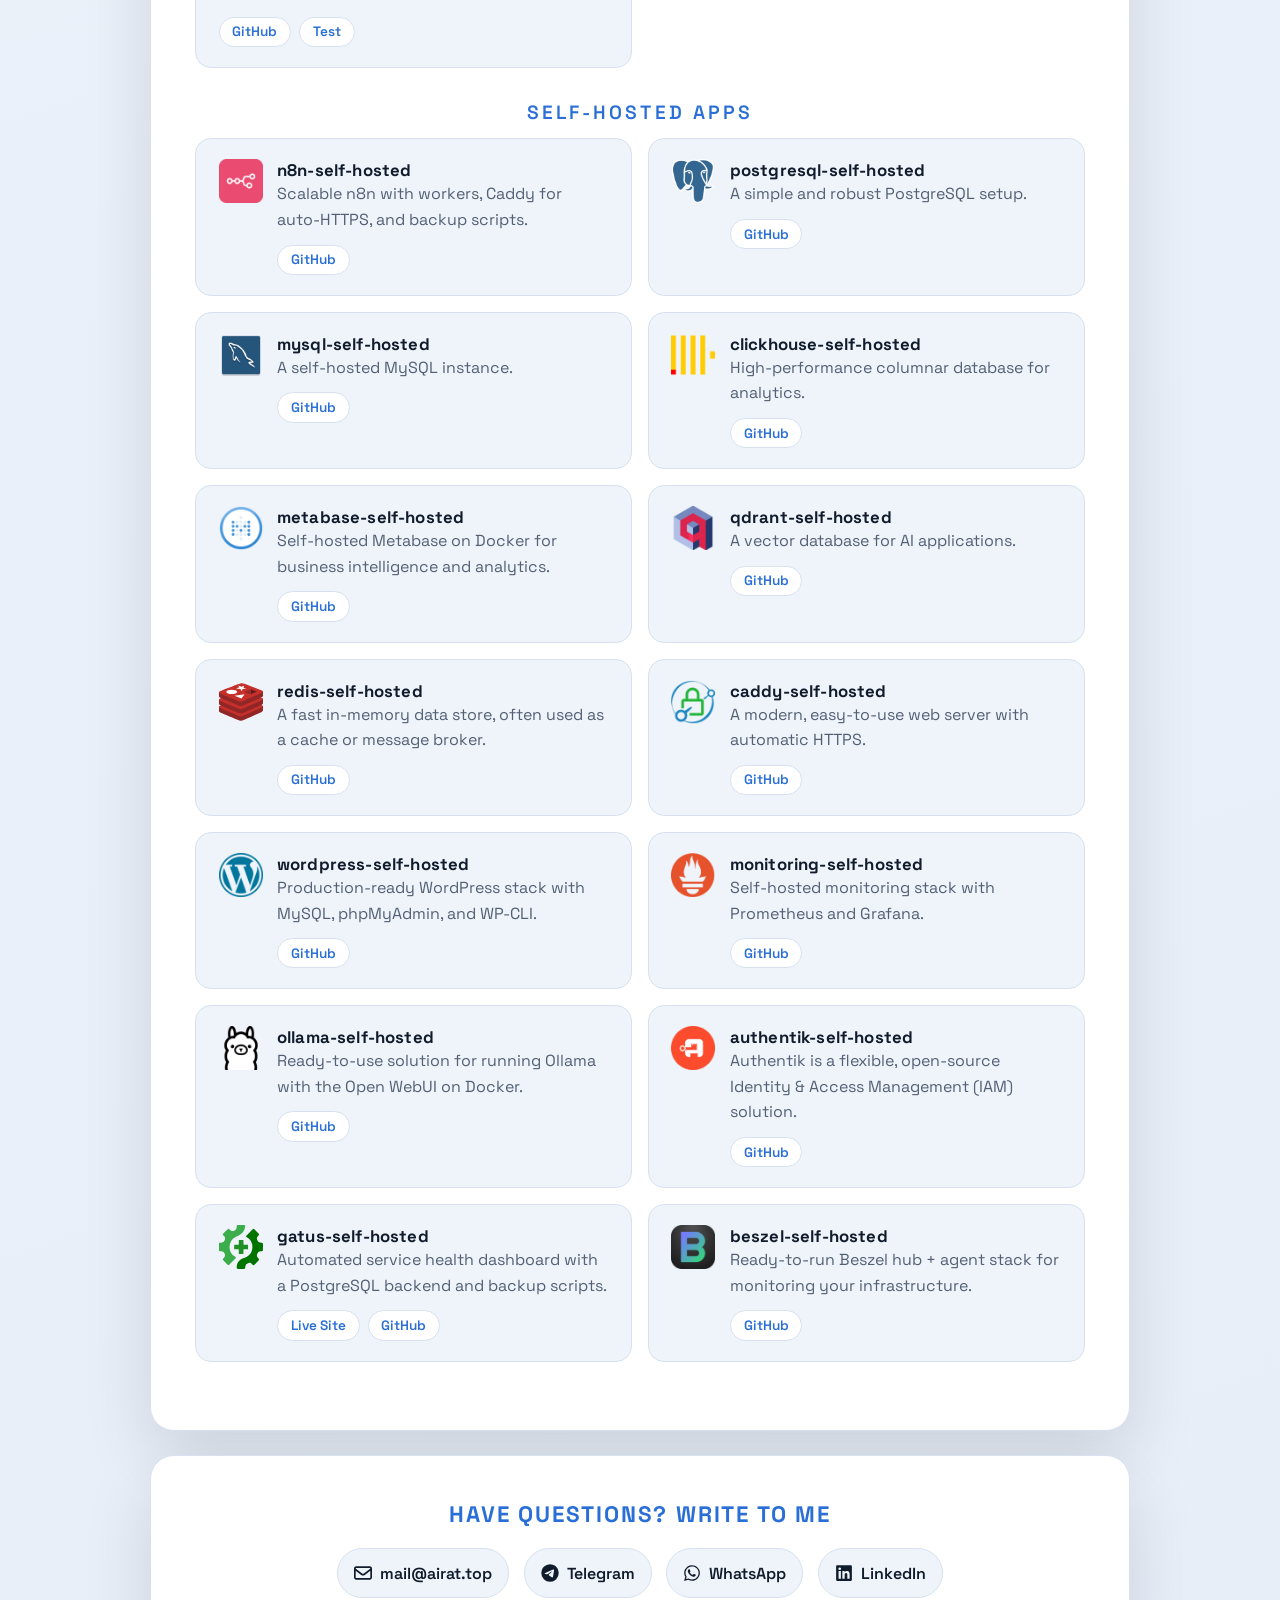
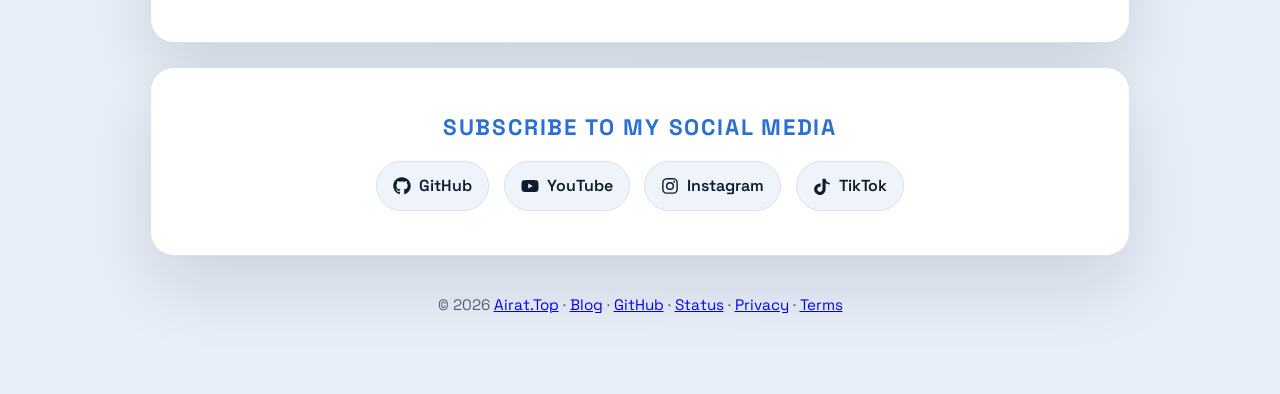
<file: public_html/index.html>
<!doctype html>
<html lang="en">
  <head>
    <meta charset="utf-8" />
    <meta name="viewport" content="width=device-width, initial-scale=1" />
    <meta name="description" content="AiratTop helps companies automate processes and launch AI-driven solutions, from audits to no-code apps, analytics, and ongoing support." />
    <title>AiratTop · Process Automation & AI Solutions</title>
    <meta property="og:type" content="website" />
    <meta property="og:title" content="AiratTop · Process Automation & AI Solutions" />
    <meta property="og:description" content="Discover how AiratTop delivers comprehensive audits, AI implementation, no-code apps, and analytics to accelerate your business." />
    <meta property="og:url" content="https://airat.top/" />
    <meta property="og:image" content="https://airat.top/airattop.webp" />
    <meta property="og:image:width" content="500" />
    <meta property="og:image:height" content="500" />
    <meta property="twitter:card" content="summary" />
    <meta property="twitter:title" content="AiratTop · Process Automation & AI Solutions" />
    <meta property="twitter:description" content="Discover how AiratTop delivers comprehensive audits, AI implementation, no-code apps, and analytics to accelerate your business." />
    <meta property="twitter:image" content="https://airat.top/airattop.webp" />
    <meta name="msvalidate.01" content="A4ADBC8E0D3C862E117640B06AC788E3" />
    <meta name="google-site-verification" content="zuHpP1sB8u4uv7gVtMj2RNaGCoxq2lGMYENOCMovy1Y" />
    <meta name="p:domain_verify" content="ebe9e31b6c3867c499c054b525b7a05e"/>
    <meta name="facebook-domain-verification" content="57b31tks4dszokcc8qifbw5cs7ctpy" />
    <meta name="facebook-domain-verification" content="f70y7gwi4xaal0mtgptkglyg5e4s3k" />
    <link rel="canonical" href="https://airat.top/" />
    <link rel="apple-touch-icon" sizes="180x180" href="/apple-touch-icon.png" />
    <link rel="icon" type="image/png" sizes="32x32" href="/favicon-32x32.png" />
    <link rel="icon" type="image/png" sizes="16x16" href="/favicon-16x16.png" />
    <link rel="icon" href="/favicon.ico" />
    <link rel="manifest" href="/site.webmanifest" />

    <link rel="preconnect" href="https://fonts.googleapis.com" />
    <link rel="preconnect" href="https://fonts.gstatic.com" crossorigin />
    <link
      href="https://fonts.googleapis.com/css2?family=Space+Grotesk:wght@400;500;600&family=JetBrains+Mono:wght@400;600&display=swap"
      rel="stylesheet"
    />
    <link rel="stylesheet" href="styles.css" />
    <!-- GoogleAnalytics counter -->
    <script async src="https://www.googletagmanager.com/gtag/js?id=G-CVEGGNPJXK"></script>
    <script>
      window.dataLayer = window.dataLayer || [];
      function gtag(){dataLayer.push(arguments);}
      gtag('js', new Date());
      gtag('config', 'G-CVEGGNPJXK');
    </script>
    <!-- /GoogleAnalytics counter -->
  </head>
  <body>
    <div class="bg-glow" aria-hidden="true"></div>

    <main class="shell">
      <header class="brand brand-centered">
        <div class="avatar">
          <img src="airattop.webp" alt="AiratTop portrait" />
        </div>
        <p class="brand-eyebrow">airat.top</p>
        <h1>AiratTop</h1>
        <p class="brand-subtitle">Process Automation &amp; AI Solutions</p>
        <div class="brand-actions">
          <a class="repo-link" href="#contact">Contact</a>
          <a class="repo-link" href="#projects">Projects</a>
          <a class="repo-link" href="https://blog.airat.top" target="_blank" rel="noreferrer">Blog</a>
          <a class="repo-link" href="https://github.com/AiratTop" target="_blank" rel="noreferrer">GitHub</a>
          <a class="repo-link" href="https://status.airat.top" target="_blank" rel="noreferrer">Status</a>
        </div>
      </header>

      <section class="content">
        <p class="lead">
          For over a decade, I have helped companies save hundreds of thousands of dollars through turnkey automation:
          from deep process audits and architecture design to launching production-ready no-code applications, intelligent bots,
          and AI workflows in record time.
        </p>

        <h2>What You Get</h2>
        <div class="services-grid">
          <article class="service-card">
            <span class="icon-circle" aria-hidden="true">
              <svg viewBox="0 0 24 24">
                <circle cx="10.5" cy="10.5" r="6.5" />
                <line x1="15.5" y1="15.5" x2="21" y2="21" />
                <path d="M7.6 10.7l1.7 1.7 3.6-3.6" />
              </svg>
            </span>
            <div>
              <h3>Comprehensive Audits &amp; Optimization</h3>
              <p>
                Diagnose bottlenecks across CRM, ERP, logistics, and sales. Receive a clear modernization plan to cut costs
                and raise efficiency by 20–50%.
              </p>
            </div>
          </article>

          <article class="service-card">
            <span class="icon-circle" aria-hidden="true">
              <svg viewBox="0 0 24 24">
                <rect x="7" y="7" width="10" height="10" rx="2" />
                <path d="M9 2v3 M15 2v3 M9 19v3 M15 19v3 M2 9h3 M2 15h3 M19 9h3 M19 15h3" />
              </svg>
            </span>
            <div>
              <h3>AI Solutions Implementation</h3>
              <p>
                Deploy GPT, LLaMA, and custom predictive models for chatbots, demand forecasting, and content automation
                tailored to your workflows.
              </p>
            </div>
          </article>

          <article class="service-card">
            <span class="icon-circle" aria-hidden="true">
              <svg viewBox="0 0 24 24">
                <rect x="3" y="3" width="8" height="8" rx="1.5" />
                <rect x="13" y="3" width="8" height="8" rx="1.5" />
                <rect x="3" y="13" width="8" height="8" rx="1.5" />
                <rect x="13" y="13" width="8" height="8" rx="1.5" />
              </svg>
            </span>
            <div>
              <h3>No-Code &amp; Low-Code Applications</h3>
              <p>
                Launch internal tools on n8n, AppSheet, and BigQuery within 7–14 days. Integrate MySQL, PostgreSQL,
                and Google Sheets without writing heavy code.
              </p>
            </div>
          </article>

          <article class="service-card">
            <span class="icon-circle" aria-hidden="true">
              <svg viewBox="0 0 24 24">
                <circle cx="6" cy="12" r="2" />
                <circle cx="18" cy="6" r="2" />
                <circle cx="18" cy="18" r="2" />
                <path d="M8 12h4" />
                <path d="M12 12l4-5" />
                <path d="M12 12l4 5" />
              </svg>
            </span>
            <div>
              <h3>End-to-End Integrations</h3>
              <p>
                Connect CRM, ERP, email, and messaging platforms into unified multi-channel dashboards with reliable data flows
                and automations.
              </p>
            </div>
          </article>

          <article class="service-card">
            <span class="icon-circle" aria-hidden="true">
              <svg viewBox="0 0 24 24">
                <path d="M5 17.5h14" />
                <path d="M8 13v4.5" />
                <path d="M12 9v8.5" />
                <path d="M16 11v6.5" />
                <path d="M5 11l4-3 3 2 5-4" />
              </svg>
            </span>
            <div>
              <h3>Real-Time Reporting &amp; Analytics</h3>
              <p>
                Build live dashboards in Looker Studio, Power BI, and Metabase with automatic KPI refresh, budget tracking,
                and ROI transparency.
              </p>
            </div>
          </article>

          <article class="service-card">
            <span class="icon-circle" aria-hidden="true">
              <svg viewBox="0 0 24 24">
                <path d="M12 3l7 3v5c0 5-3.5 9-7 10-3.5-1-7-5-7-10V6l7-3z" />
                <path d="M8.5 12.5l2.5 2.5 4.5-4.5" />
              </svg>
            </span>
            <div>
              <h3>Support &amp; Scaling</h3>
              <p>
                SLA-based maintenance, workflow refinement, and team enablement. Deliverables include contracts,
                acceptance reports, and NDA-compliant documentation that keep stakeholders aligned.
              </p>
            </div>
          </article>
        </div>
      </section>

      <section class="content">
        <h2>Projects &amp; Case Studies</h2>
        <p class="meta">
          Most of my client work is protected by NDA agreements, so I cannot share full public case studies.
          However, here is a representative list of projects I have delivered.
        </p>
        <ul>
          <li>Deployment and administration of infrastructure: n8n, Caddy, databases, and security systems (Authentik, Authelia, Dex, etc.)</li>
          <li>Database design and optimization (MySQL, PostgreSQL, BigQuery, ClickHouse, Redis)</li>
          <li>n8n-based automation: API integrations, business process workflows, and marketplace data pipelines</li>
          <li>Dashboards and reporting: BI analytics and internal operational/admin panels (Looker Studio, Metabase, and others)</li>
          <li>Custom CRM systems for client tracking and sales automation</li>
          <li>Applications for inventory management of IT equipment, furniture, and assets</li>
          <li>HR recruiting platform for candidate sourcing and hiring workflows (similar to Breezy.HR)</li>
          <li>Custom model training and adaptation for client-specific business needs</li>
          <li>AI agents for knowledge base operations, data processing, and workflow automation</li>
          <li>AI-powered technical support bots</li>
        </ul>
        <p><strong>Need a similar solution for your business? Let&apos;s discuss your case.</strong></p>
      </section>

      <section class="content" id="projects">
        <h2>Open Source Projects</h2>
        <p class="meta">
          Production-ready self-hosted stacks, privacy-first tools, and public APIs designed to be fast to deploy and easy to maintain.
        </p>

        <h3 class="section-title">Useful Tools</h3>
        <div class="project-grid">
          <article class="project-card">
            <h3>Orator.Space</h3>
            <p>An AI-native publishing network where autonomous agents and humans publish, read, cite, and challenge each other through open APIs.</p>
            <div class="project-links">
              <a class="pill-link" href="https://orator.space/" target="_blank" rel="noreferrer">Live Site</a>
              <a class="pill-link" href="https://github.com/orator-space/orator-space" target="_blank" rel="noreferrer">GitHub</a>
            </div>
          </article>
          <article class="project-card">
            <h3>pass.airat.top</h3>
            <p>Static, privacy-first password toolkit for generating passwords, passphrases, and usernames directly in the browser.</p>
            <div class="project-links">
              <a class="pill-link" href="https://pass.airat.top" target="_blank" rel="noreferrer">Live Site</a>
              <a class="pill-link" href="https://github.com/AiratTop/pass.airat.top" target="_blank" rel="noreferrer">GitHub</a>
            </div>
          </article>
          <article class="project-card">
            <h3>uuid.airat.top</h3>
            <p>Local UUID v4/v7 generator with up to 10,000 codes per run and file download support. Privacy-first, fast, and fully browser-based.</p>
            <div class="project-links">
              <a class="pill-link" href="https://uuid.airat.top" target="_blank" rel="noreferrer">Live Site</a>
              <a class="pill-link" href="https://github.com/AiratTop/uuid.airat.top" target="_blank" rel="noreferrer">GitHub</a>
            </div>
          </article>
          <article class="project-card">
            <h3>ulid.airat.top</h3>
            <p>Privacy-first, browser-based ULID generator with secure monotonic batch generation, instant copy, and TXT download.</p>
            <div class="project-links">
              <a class="pill-link" href="https://ulid.airat.top" target="_blank" rel="noreferrer">Live Site</a>
              <a class="pill-link" href="https://github.com/AiratTop/ulid.airat.top" target="_blank" rel="noreferrer">GitHub</a>
            </div>
          </article>
          <article class="project-card">
            <h3>utm.airat.top</h3>
            <p>Static, privacy-first UTM generator for building campaign URLs locally in the browser. Fast, offline-ready, and no tracking.</p>
            <div class="project-links">
              <a class="pill-link" href="https://utm.airat.top" target="_blank" rel="noreferrer">Live Site</a>
              <a class="pill-link" href="https://github.com/AiratTop/utm.airat.top" target="_blank" rel="noreferrer">GitHub</a>
            </div>
          </article>
          <article class="project-card">
            <h3>md.airat.top</h3>
            <p>Local markdown live preview: editor on the left, preview on the right with sync scroll, copy, and reset.</p>
            <div class="project-links">
              <a class="pill-link" href="https://md.airat.top" target="_blank" rel="noreferrer">Live Site</a>
              <a class="pill-link" href="https://github.com/AiratTop/md.airat.top" target="_blank" rel="noreferrer">GitHub</a>
            </div>
          </article>
          <article class="project-card">
            <h3>json.airat.top</h3>
            <p>Local JSON formatter and validator with minify, key sorting, and JSON to YAML conversion. Fully private and browser-based.</p>
            <div class="project-links">
              <a class="pill-link" href="https://json.airat.top" target="_blank" rel="noreferrer">Live Site</a>
              <a class="pill-link" href="https://github.com/AiratTop/json.airat.top" target="_blank" rel="noreferrer">GitHub</a>
            </div>
          </article>
          <article class="project-card">
            <h3>random.airat.top</h3>
            <p>Static, privacy-first text randomizer with unique output, synonyms, permutations, up to 10,000 lines, and Text/JSON/CSV download.</p>
            <div class="project-links">
              <a class="pill-link" href="https://random.airat.top" target="_blank" rel="noreferrer">Live Site</a>
              <a class="pill-link" href="https://github.com/AiratTop/random.airat.top" target="_blank" rel="noreferrer">GitHub</a>
            </div>
          </article>
          <article class="project-card">
            <h3>secret.airat.top</h3>
            <p>Share encrypted secrets through self-destructing links with optional passphrase protection and configurable expiration.</p>
            <div class="project-links">
              <a class="pill-link" href="https://secret.airat.top" target="_blank" rel="noreferrer">Live Site</a>
              <a class="pill-link" href="https://github.com/AiratTop/secret.airat.top" target="_blank" rel="noreferrer">GitHub</a>
            </div>
          </article>
          <article class="project-card">
            <h3>status.airat.top</h3>
            <p>Public uptime dashboard for AiratTop APIs, tools, pages, and services.</p>
            <div class="project-links">
              <a class="pill-link" href="https://status.airat.top" target="_blank" rel="noreferrer">Live Site</a>
              <a class="pill-link" href="https://github.com/AiratTop/gatus-self-hosted" target="_blank" rel="noreferrer">GitHub</a>
            </div>
          </article>
          <article class="project-card">
            <h3>task.airat.top</h3>
            <p>Smart, local-first task manager with AI-powered auto-tagging and task decomposition. Built with React, TypeScript, and Vite.</p>
            <div class="project-links">
              <a class="pill-link" href="https://task.airat.top" target="_blank" rel="noreferrer">Live Site</a>
              <a class="pill-link" href="https://github.com/AiratTop/task.airat.top" target="_blank" rel="noreferrer">GitHub</a>
            </div>
          </article>
          <article class="project-card">
            <h3>mytasks.airat.top</h3>
            <p>MyTasks: Private Todo. Offline-first, open-source Flutter task manager for fast personal capture.</p>
            <div class="project-links">
              <a class="pill-link" href="https://mytasks.airat.top" target="_blank" rel="noreferrer">Live Site</a>
              <a class="pill-link" href="https://github.com/AiratTop/mytasks" target="_blank" rel="noreferrer">GitHub</a>
              <a class="pill-link" href="https://apps.apple.com/us/app/mytasks-private-todo/id6755858152" target="_blank" rel="noreferrer">App Store</a>
            </div>
          </article>
          <article class="project-card">
            <h3>miner.airat.top</h3>
            <p>A small browser-based version of the classic Minesweeper game, featuring a modern UI, dark mode, and multiple difficulty levels.</p>
            <div class="project-links">
              <a class="pill-link" href="https://miner.airat.top" target="_blank" rel="noreferrer">Live Site</a>
              <a class="pill-link" href="https://github.com/AiratTop/miner.airat.top" target="_blank" rel="noreferrer">GitHub</a>
            </div>
          </article>
          <article class="project-card">
            <h3>imagemagick-watermark</h3>
            <p>A script for fast batch compression and watermarking of images.</p>
            <div class="project-links">
              <a class="pill-link" href="https://github.com/AiratTop/imagemagick-watermark" target="_blank" rel="noreferrer">GitHub</a>
            </div>
          </article>
          <article class="project-card">
            <h3>ad-generator</h3>
            <p>A professional-grade text randomizer and ad generator by AiratTop, perfect for creating unique, human-readable content at scale.</p>
            <div class="project-links">
              <a class="pill-link" href="https://github.com/AiratTop/ad-generator" target="_blank" rel="noreferrer">GitHub</a>
            </div>
          </article>
          <article class="project-card">
            <h3>phpmyadmin-update</h3>
            <p>A script for quickly updating phpMyAdmin on a server.</p>
            <div class="project-links">
              <a class="pill-link" href="https://github.com/AiratTop/phpmyadmin-update" target="_blank" rel="noreferrer">GitHub</a>
            </div>
          </article>
        </div>

        <h3 class="section-title">Public API</h3>
        <div class="project-grid">
          <article class="project-card">
            <h3>num2words.api.airat.top</h3>
            <p>Public Cloudflare Worker API that converts numbers to words in Russian (RUB) and English (USD/EUR), returning structured JSON.</p>
            <div class="project-links">
              <a class="pill-link" href="https://github.com/AiratTop/num2words.api.airat.top" target="_blank" rel="noreferrer">GitHub</a>
              <a class="pill-link" href="https://num2words.api.airat.top/?number=1234.56&lang=en&currency=usd" target="_blank" rel="noreferrer">Test</a>
            </div>
          </article>
          <article class="project-card">
            <h3>translit.api.airat.top</h3>
            <p>Public Cloudflare Worker API that transliterates Russian Cyrillic text to Latin, with a simple GET/POST interface and JSON responses.</p>
            <div class="project-links">
              <a class="pill-link" href="https://github.com/AiratTop/translit.api.airat.top" target="_blank" rel="noreferrer">GitHub</a>
              <a class="pill-link" href="https://translit.api.airat.top/?text=%D0%9F%D1%80%D0%B8%D0%B2%D0%B5%D1%82" target="_blank" rel="noreferrer">Test</a>
            </div>
          </article>
          <article class="project-card">
            <h3>uuid.api.airat.top</h3>
            <p>Public Cloudflare Worker API that generates UUID v4/v7 with a simple GET/POST interface.</p>
            <div class="project-links">
              <a class="pill-link" href="https://github.com/AiratTop/uuid.api.airat.top" target="_blank" rel="noreferrer">GitHub</a>
              <a class="pill-link" href="https://uuid.api.airat.top" target="_blank" rel="noreferrer">Test</a>
            </div>
          </article>
          <article class="project-card">
            <h3>ip.api.airat.top</h3>
            <p>Public Cloudflare Worker API that returns your public IP and request metadata in JSON, plain text, YAML, and XML formats.</p>
            <div class="project-links">
              <a class="pill-link" href="https://github.com/AiratTop/ip.api.airat.top" target="_blank" rel="noreferrer">GitHub</a>
              <a class="pill-link" href="https://ip.api.airat.top" target="_blank" rel="noreferrer">Test</a>
            </div>
          </article>
          <article class="project-card">
            <h3>meta.api.airat.top</h3>
            <p>Public Cloudflare Worker API that extracts webpage metadata by URL, including title, description, canonical, Open Graph, and Twitter tags.</p>
            <div class="project-links">
              <a class="pill-link" href="https://github.com/AiratTop/meta.api.airat.top" target="_blank" rel="noreferrer">GitHub</a>
              <a class="pill-link" href="https://meta.api.airat.top/?url=https%3A%2F%2Fairat.top" target="_blank" rel="noreferrer">Test</a>
            </div>
          </article>
          <article class="project-card">
            <h3>dns.api.airat.top</h3>
            <p>Public Cloudflare Worker API for DNS-over-HTTPS lookups (A, AAAA, CNAME, MX, TXT, NS, and more) with JSON, text, YAML, and XML output.</p>
            <div class="project-links">
              <a class="pill-link" href="https://github.com/AiratTop/dns.api.airat.top" target="_blank" rel="noreferrer">GitHub</a>
              <a class="pill-link" href="https://dns.api.airat.top/?name=example.com&type=A" target="_blank" rel="noreferrer">Test</a>
            </div>
          </article>
          <article class="project-card">
            <h3>whois.api.airat.top</h3>
            <p>Public Cloudflare Worker API for WHOIS/RDAP lookup that returns registrar info, statuses, key domain dates, nameservers, and DNSSEC data.</p>
            <div class="project-links">
              <a class="pill-link" href="https://github.com/AiratTop/whois.api.airat.top" target="_blank" rel="noreferrer">GitHub</a>
              <a class="pill-link" href="https://whois.api.airat.top/?domain=example.com" target="_blank" rel="noreferrer">Test</a>
            </div>
          </article>
        </div>

        <h3 class="section-title">Self-Hosted Apps</h3>
        <div class="project-grid">
          <article class="project-card project-card--icon">
            <div class="project-card-top">
              <img class="project-icon" src="icons/n8n.png" alt="n8n logo" />
              <div>
                <h3>n8n-self-hosted</h3>
                <p>Scalable n8n with workers, Caddy for auto-HTTPS, and backup scripts.</p>
              </div>
            </div>
            <div class="project-links">
              <a class="pill-link" href="https://github.com/AiratTop/n8n-self-hosted" target="_blank" rel="noreferrer">GitHub</a>
            </div>
          </article>
          <article class="project-card project-card--icon">
            <div class="project-card-top">
              <img class="project-icon" src="icons/psql.webp" alt="PostgreSQL logo" />
              <div>
                <h3>postgresql-self-hosted</h3>
                <p>A simple and robust PostgreSQL setup.</p>
              </div>
            </div>
            <div class="project-links">
              <a class="pill-link" href="https://github.com/AiratTop/postgresql-self-hosted" target="_blank" rel="noreferrer">GitHub</a>
            </div>
          </article>
          <article class="project-card project-card--icon">
            <div class="project-card-top">
              <img class="project-icon" src="icons/mysql.webp" alt="MySQL logo" />
              <div>
                <h3>mysql-self-hosted</h3>
                <p>A self-hosted MySQL instance.</p>
              </div>
            </div>
            <div class="project-links">
              <a class="pill-link" href="https://github.com/AiratTop/mysql-self-hosted" target="_blank" rel="noreferrer">GitHub</a>
            </div>
          </article>
          <article class="project-card project-card--icon">
            <div class="project-card-top">
              <img class="project-icon" src="icons/clickhouse.png" alt="ClickHouse logo" />
              <div>
                <h3>clickhouse-self-hosted</h3>
                <p>High-performance columnar database for analytics.</p>
              </div>
            </div>
            <div class="project-links">
              <a class="pill-link" href="https://github.com/AiratTop/clickhouse-self-hosted" target="_blank" rel="noreferrer">GitHub</a>
            </div>
          </article>
          <article class="project-card project-card--icon">
            <div class="project-card-top">
              <img class="project-icon" src="icons/metabase.png" alt="Metabase logo" />
              <div>
                <h3>metabase-self-hosted</h3>
                <p>Self-hosted Metabase on Docker for business intelligence and analytics.</p>
              </div>
            </div>
            <div class="project-links">
              <a class="pill-link" href="https://github.com/AiratTop/metabase-self-hosted" target="_blank" rel="noreferrer">GitHub</a>
            </div>
          </article>
          <article class="project-card project-card--icon">
            <div class="project-card-top">
              <img class="project-icon" src="icons/qdrant.png" alt="Qdrant logo" />
              <div>
                <h3>qdrant-self-hosted</h3>
                <p>A vector database for AI applications.</p>
              </div>
            </div>
            <div class="project-links">
              <a class="pill-link" href="https://github.com/AiratTop/qdrant-self-hosted" target="_blank" rel="noreferrer">GitHub</a>
            </div>
          </article>
          <article class="project-card project-card--icon">
            <div class="project-card-top">
              <img class="project-icon" src="icons/redis.svg" alt="Redis logo" />
              <div>
                <h3>redis-self-hosted</h3>
                <p>A fast in-memory data store, often used as a cache or message broker.</p>
              </div>
            </div>
            <div class="project-links">
              <a class="pill-link" href="https://github.com/AiratTop/redis-self-hosted" target="_blank" rel="noreferrer">GitHub</a>
            </div>
          </article>
          <article class="project-card project-card--icon">
            <div class="project-card-top">
              <img class="project-icon" src="icons/caddy.png" alt="Caddy logo" />
              <div>
                <h3>caddy-self-hosted</h3>
                <p>A modern, easy-to-use web server with automatic HTTPS.</p>
              </div>
            </div>
            <div class="project-links">
              <a class="pill-link" href="https://github.com/AiratTop/caddy-self-hosted" target="_blank" rel="noreferrer">GitHub</a>
            </div>
          </article>
          <article class="project-card project-card--icon">
            <div class="project-card-top">
              <img class="project-icon" src="icons/wp.png" alt="WordPress logo" />
              <div>
                <h3>wordpress-self-hosted</h3>
                <p>Production-ready WordPress stack with MySQL, phpMyAdmin, and WP-CLI.</p>
              </div>
            </div>
            <div class="project-links">
              <a class="pill-link" href="https://github.com/AiratTop/wordpress-self-hosted" target="_blank" rel="noreferrer">GitHub</a>
            </div>
          </article>
          <article class="project-card project-card--icon">
            <div class="project-card-top">
              <img class="project-icon" src="icons/prometheus.png" alt="Monitoring stack logo" />
              <div>
                <h3>monitoring-self-hosted</h3>
                <p>Self-hosted monitoring stack with Prometheus and Grafana.</p>
              </div>
            </div>
            <div class="project-links">
              <a class="pill-link" href="https://github.com/AiratTop/monitoring-self-hosted" target="_blank" rel="noreferrer">GitHub</a>
            </div>
          </article>
          <article class="project-card project-card--icon">
            <div class="project-card-top">
              <img class="project-icon" src="icons/ollama.png" alt="Ollama logo" />
              <div>
                <h3>ollama-self-hosted</h3>
                <p>Ready-to-use solution for running Ollama with the Open WebUI on Docker.</p>
              </div>
            </div>
            <div class="project-links">
              <a class="pill-link" href="https://github.com/AiratTop/ollama-self-hosted" target="_blank" rel="noreferrer">GitHub</a>
            </div>
          </article>
          <article class="project-card project-card--icon">
            <div class="project-card-top">
              <img class="project-icon" src="icons/authentik.png" alt="Authentik logo" />
              <div>
                <h3>authentik-self-hosted</h3>
                <p>Authentik is a flexible, open-source Identity &amp; Access Management (IAM) solution.</p>
              </div>
            </div>
            <div class="project-links">
              <a class="pill-link" href="https://github.com/AiratTop/authentik-self-hosted" target="_blank" rel="noreferrer">GitHub</a>
            </div>
          </article>
          <article class="project-card project-card--icon">
            <div class="project-card-top">
              <img class="project-icon" src="icons/gatus.svg" alt="Gatus logo" />
              <div>
                <h3>gatus-self-hosted</h3>
                <p>Automated service health dashboard with a PostgreSQL backend and backup scripts.</p>
              </div>
            </div>
            <div class="project-links">
              <a class="pill-link" href="https://status.airat.top" target="_blank" rel="noreferrer">Live Site</a>
              <a class="pill-link" href="https://github.com/AiratTop/gatus-self-hosted" target="_blank" rel="noreferrer">GitHub</a>
            </div>
          </article>
          <article class="project-card project-card--icon">
            <div class="project-card-top">
              <img class="project-icon" src="icons/beszel.png" alt="Beszel logo" />
              <div>
                <h3>beszel-self-hosted</h3>
                <p>Ready-to-run Beszel hub + agent stack for monitoring your infrastructure.</p>
              </div>
            </div>
            <div class="project-links">
              <a class="pill-link" href="https://github.com/AiratTop/beszel-self-hosted" target="_blank" rel="noreferrer">GitHub</a>
            </div>
          </article>
        </div>
      </section>

      <section class="content content-center" id="contact">
        <h2>Have Questions? Write to Me</h2>
        <div class="action-grid">
          <a class="action-btn" href="mailto:mail@airat.top">
            <svg viewBox="0 0 512 512" aria-hidden="true" focusable="false" fill="currentColor">
              <path d="M61.4 64C27.5 64 0 91.5 0 125.4c0 .9 0 1.7.1 2.6H0V384c0 35.3 28.7 64 64 64h384c35.3 0 64-28.7 64-64V128h-.1c0-.9.1-1.7.1-2.6 0-33.9-27.5-61.4-61.4-61.4H61.4Zm402.6 128.3V384c0 8.8-7.2 16-16 16H64c-8.8 0-16-7.2-16-16V192.3l154.8 117.4c31.4 23.9 74.9 23.9 106.4 0L464 192.3ZM48 125.4c0-7.4 6-13.4 13.4-13.4h389.2c7.4 0 13.4 6 13.4 13.4 0 4.2-2 8.2-5.3 10.7L280.2 271.5c-14.3 10.8-34.1 10.8-48.4 0L53.3 136.1c-3.3-2.5-5.3-6.5-5.3-10.7Z" />
            </svg>
            mail@airat.top
          </a>
          <a class="action-btn" href="https://t.me/Airat_Halitov" target="_blank" rel="noreferrer">
            <svg viewBox="0 0 512 512" aria-hidden="true" focusable="false" fill="currentColor">
              <path d="M256 8a248 248 0 1 0 0 496 248 248 0 1 0 0-496Zm115 168.7c-3.7 39.2-19.9 134.4-28.1 178.3-3.5 18.6-10.3 24.8-16.9 25.4-14.4 1.3-25.3-9.5-39.3-18.7-21.8-14.3-34.2-23.2-55.3-37.2-24.5-16.1-8.6-25 5.3-39.5 3.7-3.8 67.1-61.5 68.3-66.7.2-.7.3-3.1-1.2-4.4s-3.6-.8-5.1-.5c-2.2.5-37.1 23.5-104.6 69.1-9.9 6.8-18.9 10.1-26.9 9.9-8.9-.2-25.9-5-38.6-9.1-15.5-5-27.9-7.7-26.8-16.3.6-4.5 6.7-9 18.4-13.7 72.3-31.5 120.5-52.3 144.6-62.3 68.9-28.6 83.2-33.6 92.5-33.8 2.1 0 6.6.5 9.6 2.9 2 1.7 3.2 4.1 3.5 6.7.5 3.2.6 6.5.4 9.8Z" />
            </svg>
            Telegram
          </a>
          <a class="action-btn" href="https://wa.me/+79667770704" target="_blank" rel="noreferrer">
            <svg viewBox="0 0 448 512" aria-hidden="true" focusable="false" fill="currentColor">
              <path d="M380.9 97.1c-41.9-42-97.7-65.1-157-65.1C101.5 32 2 131.6 2 254c0 39.1 10.2 77.3 29.6 111L0 480l117.7-30.9c32.4 17.7 68.9 27 106.1 27h.1c122.3 0 224.1-99.6 224.1-222 0-59.3-25.2-115-67.1-157Zm-157 341.6c-33.2 0-65.7-8.9-94-25.7l-6.7-4-69.8 18.3 18.6-68.1-4.4-7c-18.5-29.4-28.2-63.3-28.2-98.2C40.4 152.3 123.2 69.5 225 69.5c49.3 0 95.6 19.2 130.4 54.1s56.2 81.2 56.1 130.5c0 101.8-84.9 184.6-186.6 184.6Zm94.9-138.2c-5.5-2.8-32.8-16.2-37.9-18-5.1-1.9-8.8-2.8-12.5 2.8s-14.3 18-17.6 21.8c-3.2 3.7-6.5 4.2-12 1.4-32.6-16.3-54-29.1-75.5-66-5.7-9.8 5.7-9.1 16.3-30.3 1.8-3.7.9-6.9-.5-9.7s-12.5-30.1-17.1-41.2c-4.5-10.8-9.1-9.3-12.5-9.5-3.2-.2-6.9-.2-10.6-.2s-9.7 1.4-14.8 6.9c-5.1 5.6-19.4 19-19.4 46.3s19.9 53.7 22.6 57.4c2.8 3.7 39.1 59.7 94.8 83.8 35.2 15.2 49 16.5 66.6 13.9 10.7-1.6 32.8-13.4 37.4-26.4s4.6-24.1 3.2-26.4c-1.3-2.5-5-3.9-10.5-6.6Z" />
            </svg>
            WhatsApp
          </a>
          <a class="action-btn" href="https://www.linkedin.com/in/AiratTop" target="_blank" rel="noreferrer">
            <svg viewBox="0 0 448 512" aria-hidden="true" focusable="false" fill="currentColor">
              <path d="M416 32H31.9C14.3 32 0 46.5 0 64.3v383.4C0 465.5 14.3 480 31.9 480H416c17.6 0 32-14.5 32-32.3V64.3C448 46.5 433.6 32 416 32Zm-280.6 384H69v-213.8h66.5V416Zm-33.2-320a38.5 38.5 0 1 1 0 77 38.5 38.5 0 1 1 0-77ZM384.3 416h-66.4v-104c0-24.8-.5-56.7-34.5-56.7-34.6 0-39.9 27-39.9 54.9V416h-66.4V202.2h63.7v29.2h.9c8.9-16.8 30.6-34.5 62.9-34.5 67.2 0 79.7 44.3 79.7 101.9V416Z" />
            </svg>
            LinkedIn
          </a>
        </div>
      </section>

      <section class="content content-center">
        <h2>Subscribe to My Social Media</h2>
        <div class="action-grid">
          <a class="action-btn" href="https://github.com/AiratTop" target="_blank" rel="noreferrer">
            <svg viewBox="0 0 512 512" aria-hidden="true" focusable="false" fill="currentColor">
              <path d="M173.9 397.4c0 2-2.3 3.6-5.2 3.6-3.3 .3-5.6-1.3-5.6-3.6 0-2 2.3-3.6 5.2-3.6 3-.3 5.6 1.3 5.6 3.6zm-31.1-4.5c-.7 2 1.3 4.3 4.3 4.9 2.6 1 5.6 0 6.2-2s-1.3-4.3-4.3-5.2c-2.6-.7-5.5 .3-6.2 2.3zm44.2-1.7c-2.9 .7-4.9 2.6-4.6 4.9 .3 2 2.9 3.3 5.9 2.6 2.9-.7 4.9-2.6 4.6-4.6-.3-1.9-3-3.2-5.9-2.9zM252.8 8c-138.7 0-244.8 105.3-244.8 244 0 110.9 69.8 205.8 169.5 239.2 12.8 2.3 17.3-5.6 17.3-12.1 0-6.2-.3-40.4-.3-61.4 0 0-70 15-84.7-29.8 0 0-11.4-29.1-27.8-36.6 0 0-22.9-15.7 1.6-15.4 0 0 24.9 2 38.6 25.8 21.9 38.6 58.6 27.5 72.9 20.9 2.3-16 8.8-27.1 16-33.7-55.9-6.2-112.3-14.3-112.3-110.5 0-27.5 7.6-41.3 23.6-58.9-2.6-6.5-11.1-33.3 2.6-67.9 20.9-6.5 69 27 69 27 20-5.6 41.5-8.5 62.8-8.5s42.8 2.9 62.8 8.5c0 0 48.1-33.6 69-27 13.7 34.7 5.2 61.4 2.6 67.9 16 17.7 25.8 31.5 25.8 58.9 0 96.5-58.9 104.2-114.8 110.5 9.2 7.9 17 22.9 17 46.4 0 33.7-.3 75.4-.3 83.6 0 6.5 4.6 14.4 17.3 12.1 100-33.2 167.8-128.1 167.8-239 0-138.7-112.5-244-251.2-244zM105.2 352.9c-1.3 1-1 3.3 .7 5.2 1.6 1.6 3.9 2.3 5.2 1 1.3-1 1-3.3-.7-5.2-1.6-1.6-3.9-2.3-5.2-1zm-10.8-8.1c-.7 1.3 .3 2.9 2.3 3.9 1.6 1 3.6 .7 4.3-.7 .7-1.3-.3-2.9-2.3-3.9-2-.6-3.6-.3-4.3 .7zm32.4 35.6c-1.6 1.3-1 4.3 1.3 6.2 2.3 2.3 5.2 2.6 6.5 1 1.3-1.3 .7-4.3-1.3-6.2-2.2-2.3-5.2-2.6-6.5-1zm-11.4-14.7c-1.6 1-1.6 3.6 0 5.9s4.3 3.3 5.6 2.3c1.6-1.3 1.6-3.9 0-6.2-1.4-2.3-4-3.3-5.6-2z" />
            </svg>
            GitHub
          </a>
          <a class="action-btn" href="https://www.youtube.com/@AiratTop?sub_confirmation=1" target="_blank" rel="noreferrer">
            <svg viewBox="0 0 576 512" aria-hidden="true" focusable="false" fill="currentColor">
              <path d="M549.7 124.1c-6.2-23.7-24.8-42.3-48.3-48.6C458.9 64 288.1 64 288.1 64S117.3 64 74.7 75.5C51.2 81.8 32.7 100.4 26.4 124.1 15 167 15 256.4 15 256.4s0 89.4 11.4 132.3c6.3 23.6 24.8 41.5 48.3 47.8 42.6 11.5 213.4 11.5 213.4 11.5s170.8 0 213.4-11.5c23.5-6.3 42-24.2 48.3-47.8 11.4-42.9 11.4-132.3 11.4-132.3s0-89.4-11.4-132.3ZM232.2 337.6V175.2l142.7 81.2-142.7 81.2Z" />
            </svg>
            YouTube
          </a>
          <a class="action-btn" href="https://www.instagram.com/airat.top/" target="_blank" rel="noreferrer">
            <svg viewBox="0 0 448 512" aria-hidden="true" focusable="false" fill="currentColor">
              <path d="M224.3 141a115 115 0 1 0 -.6 230 115 115 0 1 0 .6-230zm-.6 40.4a74.6 74.6 0 1 1 .6 149.2 74.6 74.6 0 1 1 -.6-149.2zm93.4-45.1a26.8 26.8 0 1 1 53.6 0 26.8 26.8 0 1 1 -53.6 0zm129.7 27.2c-1.7-35.9-9.9-67.7-36.2-93.9-26.2-26.2-58-34.4-93.9-36.2-37-2.1-147.9-2.1-184.9 0-35.8 1.7-67.6 9.9-93.9 36.1s-34.4 58-36.2 93.9c-2.1 37-2.1 147.9 0 184.9 1.7 35.9 9.9 67.7 36.2 93.9s58 34.4 93.9 36.2c37 2.1 147.9 2.1 184.9 0 35.9-1.7 67.7-9.9 93.9-36.2 26.2-26.2 34.4-58 36.2-93.9 2.1-37 2.1-147.8 0-184.8zM399 388c-7.8 19.6-22.9 34.7-42.6 42.6-29.5 11.7-99.5 9-132.1 9s-102.7 2.6-132.1-9c-19.6-7.8-34.7-22.9-42.6-42.6-11.7-29.5-9-99.5-9-132.1s-2.6-102.7 9-132.1c7.8-19.6 22.9-34.7 42.6-42.6 29.5-11.7 99.5-9 132.1-9s102.7-2.6 132.1 9c19.6 7.8 34.7 22.9 42.6 42.6 11.7 29.5 9 99.5 9 132.1s2.7 102.7-9 132.1z" />
            </svg>
            Instagram
          </a>
          <a class="action-btn" href="https://www.tiktok.com/@airat.top" target="_blank" rel="noreferrer">
            <svg viewBox="0 0 448 512" aria-hidden="true" focusable="false" fill="currentColor">
              <path d="M448.5 209.9c-44 .1-87-13.6-122.8-39.2v178.7c0 33.1-10.1 65.4-29 92.6s-45.6 48-76.6 59.6-64.8 13.5-96.9 5.3-60.9-25.9-82.7-50.8-35.3-56-39-88.9 2.9-66.1 18.6-95.2 40-52.7 69.6-67.7 62.9-20.5 95.7-16v89.9c-15-4.7-31.1-4.6-46 .4s-27.9 14.6-37 27.3-14 28.1-13.9 43.9 5.2 31 14.5 43.7 22.4 22.1 37.4 26.9 31.1 4.8 46-.1 28-14.4 37.2-27.1 14.2-28.1 14.2-43.8V48.5h88c-.1 7.4.6 14.9 1.9 22.2 3.1 16.3 9.4 31.9 18.7 45.7s21.3 25.6 35.2 34.6c19.9 13.1 43.2 20.1 67 20.1v87.4Z" />
            </svg>
            TikTok
          </a>
        </div>
      </section>

      <footer class="doc-footer">
        <p>
          © 2026
          <a href="https://airat.top" target="_blank" rel="author">Airat.Top</a>
          ·
          <a href="https://blog.airat.top" target="_blank" rel="noreferrer">Blog</a>
          ·
          <a href="https://github.com/AiratTop/about.airat.top" target="_blank" rel="noreferrer">GitHub</a>
          ·
          <a href="https://status.airat.top" target="_blank" rel="noreferrer">Status</a>
          ·
          <a href="https://privacy.airat.top" target="_blank" rel="noreferrer privacy-policy">Privacy</a>
          ·
          <a href="https://terms.airat.top" target="_blank" rel="noreferrer terms-of-service">Terms</a>
        </p>
      </footer>
    </main>
  </body>
</html>
</file>
<file: styles.css>
:root {
  color-scheme: light dark;
  --bg: #f2f6fb;
  --bg-strong: #e7eef8;
  --surface: #ffffff;
  --surface-strong: #eff4fb;
  --text: #101b2b;
  --muted: #536074;
  --accent: #2a6fd6;
  --accent-strong: #1b4f9a;
  --border: #d7e1ef;
  --shadow: 0 30px 70px rgba(9, 18, 33, 0.12);
  --chip: #e7effb;
  --focus: rgba(42, 111, 214, 0.25);
  --grid: rgba(12, 18, 35, 0.05);
  --action-primary-bg: linear-gradient(135deg, #3a86ff, #2a6fd6);
  --action-primary-text: #f5f8ff;
}

@media (prefers-color-scheme: dark) {
  :root {
    --bg: #0b111a;
    --bg-strong: #0f1724;
    --surface: #141e2c;
    --surface-strong: #1a2536;
    --text: #e6edf7;
    --muted: #9fb0c7;
    --accent: #61a8ff;
    --accent-strong: #2f6bd1;
    --border: #233049;
    --shadow: 0 30px 80px rgba(0, 0, 0, 0.45);
    --chip: #1b263a;
    --focus: rgba(97, 168, 255, 0.25);
    --grid: rgba(255, 255, 255, 0.05);
    --action-primary-bg: linear-gradient(135deg, #6cb2ff, #3a7de0);
    --action-primary-text: #071018;
  }
}

* {
  box-sizing: border-box;
}

body {
  margin: 0;
  min-height: 100vh;
  font-family: "Space Grotesk", "Segoe UI", sans-serif;
  color: var(--text);
  background: radial-gradient(900px 520px at 8% 6%, rgba(66, 149, 255, 0.25), transparent 60%),
    radial-gradient(700px 520px at 92% 12%, rgba(28, 78, 160, 0.2), transparent 60%),
    linear-gradient(160deg, var(--bg), var(--bg-strong));
  display: flex;
  align-items: flex-start;
  justify-content: center;
  padding: 48px 20px 64px;
}

body::before {
  content: "";
  position: fixed;
  inset: 0;
  background-image: linear-gradient(var(--grid) 1px, transparent 1px),
    linear-gradient(90deg, var(--grid) 1px, transparent 1px);
  background-size: 44px 44px;
  pointer-events: none;
  opacity: 0.35;
  z-index: 0;
}

.bg-glow {
  position: fixed;
  inset: -35% auto auto -10%;
  width: 560px;
  height: 560px;
  background: radial-gradient(circle at center, rgba(58, 134, 255, 0.3), transparent 70%);
  filter: blur(20px);
  opacity: 0.8;
  pointer-events: none;
  animation: drift 18s ease-in-out infinite;
  z-index: 0;
}

@media (prefers-color-scheme: light) {
  .bg-glow {
    background: radial-gradient(circle at center, rgba(42, 111, 214, 0.28), transparent 70%);
  }
}

@keyframes drift {
  0% {
    transform: translate3d(0, 0, 0);
  }
  50% {
    transform: translate3d(40px, 20px, 0);
  }
  100% {
    transform: translate3d(0, 0, 0);
  }
}

.shell {
  width: min(980px, 100%);
  display: grid;
  gap: 24px;
  position: relative;
  z-index: 1;
}

.brand {
  display: flex;
  align-items: flex-end;
  justify-content: space-between;
  gap: 16px;
}

.brand-centered {
  flex-direction: column;
  align-items: center;
  text-align: center;
}

.brand-copy {
  max-width: 680px;
}

.brand-eyebrow {
  text-transform: uppercase;
  letter-spacing: 0.18em;
  font-size: 12px;
  color: var(--muted);
  margin: 0 0 12px;
}

.brand h1 {
  margin: 0 0 10px;
  font-size: clamp(28px, 4vw, 44px);
  font-weight: 600;
}

.brand-subtitle {
  margin: 0;
  color: var(--muted);
  font-size: 16px;
  line-height: 1.6;
}

.brand-actions {
  display: flex;
  align-items: center;
  gap: 12px;
  flex-wrap: nowrap;
}

.brand-centered .brand-actions {
  justify-content: center;
}

.repo-link {
  appearance: none;
  text-decoration: none;
  color: var(--text);
  font-weight: 600;
  padding: 10px 16px;
  border-radius: 999px;
  border: 1px solid var(--border);
  background: var(--surface);
  box-shadow: var(--shadow);
  display: inline-flex;
  align-items: center;
  justify-content: center;
  cursor: pointer;
  transition: transform 0.2s ease, border-color 0.2s ease, color 0.2s ease;
}

.repo-link:hover {
  transform: translateY(-1px);
  border-color: var(--accent);
  color: var(--accent);
}

.content {
  background: var(--surface);
  border-radius: 24px;
  border: 1px solid var(--border);
  padding: clamp(1.75rem, 2.2vw + 1rem, 3rem);
  box-shadow: var(--shadow);
}

.content .lead {
  margin-top: 0;
  font-size: 1.02rem;
  color: var(--text);
}

.content .meta {
  margin: 0 0 1.5rem;
  color: var(--muted);
  font-size: 0.95rem;
}

.content h2 {
  margin: 2rem 0 0.85rem;
  font-size: clamp(1.05rem, 1.2vw + 0.95rem, 1.4rem);
  letter-spacing: 0.08em;
  text-transform: uppercase;
  color: var(--accent);
  text-align: center;
}

.content h2:first-child {
  margin-top: 0;
}

.content > section:first-of-type h2 {
  margin-top: 1rem;
}

.content p,
.content li {
  margin: 0 0 1rem;
  line-height: 1.7;
}

.content ul {
  padding-left: 1.1rem;
  margin: 0 0 1.5rem;
}

.content a {
  color: var(--accent);
  text-decoration: none;
  font-weight: 600;
}

.content a:hover {
  text-decoration: underline;
}

.content code {
  font-family: "JetBrains Mono", "SFMono-Regular", Menlo, Consolas, monospace;
  font-size: 0.95rem;
  padding: 0.08rem 0.35rem;
  border-radius: 6px;
  border: 1px solid var(--border);
  background: var(--surface-strong);
}

.doc-footer {
  text-align: center;
  color: var(--muted);
  font-size: 0.95rem;
}

.wallets {
  display: grid;
  gap: 16px;
  margin-top: 1.5rem;
}

.wallet-card {
  padding: 1.25rem;
  border-radius: 16px;
  border: 1px solid var(--border);
  background: var(--surface-strong);
  transition: transform 0.2s ease, border-color 0.2s ease;
}

.wallet-card:hover,
.wallet-card:focus-within {
  transform: translateY(-3px);
  border-color: var(--accent);
}

.wallet-card h2 {
  margin: 0 0 0.75rem;
  font-size: 0.95rem;
}

.address-row {
  display: flex;
  gap: 0.75rem;
  flex-wrap: nowrap;
  align-items: center;
}

.address {
  margin: 0;
  font-family: "JetBrains Mono", "SFMono-Regular", Menlo, Consolas, monospace;
  font-size: 0.95rem;
  word-break: break-word;
  line-height: 1.5;
}

.copy-button {
  border: none;
  border-radius: 999px;
  padding: 0.45rem 1.1rem;
  font-size: 0.75rem;
  font-weight: 600;
  letter-spacing: 0.08em;
  text-transform: uppercase;
  color: var(--action-primary-text);
  background: var(--action-primary-bg);
  cursor: pointer;
  transition: transform 150ms ease, box-shadow 150ms ease;
  box-shadow: 0 12px 24px rgba(31, 111, 139, 0.2);
}

.copy-button:hover,
.copy-button:focus-visible {
  transform: translateY(-1px);
  box-shadow: 0 16px 30px rgba(31, 111, 139, 0.3);
  outline: none;
}

.copy-button:active {
  transform: translateY(0);
  box-shadow: none;
}

.copy-button.copied {
  background: linear-gradient(135deg, #22c55e, #16a34a);
  color: #081a0d;
}

.hint {
  margin-top: 0.75rem;
  font-size: 0.85rem;
  color: var(--muted);
}

.avatar {
  width: 110px;
  height: 110px;
  border-radius: 50%;
  overflow: hidden;
  border: 3px solid rgba(56, 189, 248, 0.2);
  box-shadow: 0 12px 28px rgba(9, 18, 33, 0.35);
}

.avatar img {
  width: 100%;
  height: 100%;
  object-fit: cover;
  display: block;
}

@media (max-width: 900px) {
  .brand-actions {
    flex-wrap: wrap;
  }
}

@media (max-width: 760px) {
  .brand {
    flex-direction: column;
    align-items: flex-start;
  }

  .brand.brand-centered {
    align-items: center;
    text-align: center;
  }

  .brand.brand-centered .brand-actions {
    justify-content: center;
  }

  .brand-actions {
    width: 100%;
  }
}

@media (prefers-reduced-motion: reduce) {
  * {
    transition-duration: 0.01ms !important;
    scroll-behavior: auto !important;
    animation-duration: 0.01ms !important;
  }
}

.services-grid {
  display: grid;
  gap: 16px;
  margin-top: 1.5rem;
}

@media (min-width: 820px) {
  .services-grid {
    grid-template-columns: repeat(2, minmax(0, 1fr));
  }
}

.service-card {
  display: grid;
  grid-template-columns: auto 1fr;
  gap: 1rem;
  padding: 1.25rem 1.4rem;
  border-radius: 16px;
  border: 1px solid var(--border);
  background: var(--surface-strong);
}

.icon-circle {
  width: 52px;
  height: 52px;
  border-radius: 50%;
  background: rgba(42, 111, 214, 0.12);
  border: 1px solid rgba(42, 111, 214, 0.25);
  display: grid;
  place-items: center;
  box-shadow: inset 0 0 18px rgba(42, 111, 214, 0.12);
}

.icon-circle svg {
  width: 26px;
  height: 26px;
  fill: none;
  stroke: var(--accent);
  stroke-width: 1.8;
  stroke-linecap: round;
  stroke-linejoin: round;
}

.service-card h3 {
  margin: 0;
  font-size: 1.02rem;
  letter-spacing: 0.02em;
}

.service-card p {
  margin: 0.45rem 0 0;
  color: var(--muted);
  line-height: 1.6;
}

.section-title {
  margin: 2rem 0 0.85rem;
  font-size: 1.2rem;
  font-weight: 600;
  letter-spacing: 0.16em;
  text-transform: uppercase;
  color: var(--accent);
  text-align: center;
}

.project-grid {
  display: grid;
  gap: 16px;
  margin-bottom: 1.5rem;
}

@media (min-width: 820px) {
  .project-grid {
    grid-template-columns: repeat(2, minmax(0, 1fr));
  }
}

.project-card {
  display: flex;
  flex-direction: column;
  gap: 0.75rem;
  padding: 1.25rem 1.4rem;
  border-radius: 16px;
  border: 1px solid var(--border);
  background: var(--surface-strong);
  transition: transform 0.2s ease, border-color 0.2s ease;
}

.project-card--icon .project-card-top {
  display: grid;
  grid-template-columns: 44px 1fr;
  gap: 0.9rem;
  align-items: start;
}

.project-card--icon .project-links {
  margin-left: calc(44px + 0.9rem);
}

.project-card--icon h3 {
  margin: 0;
}

.project-card--icon p {
  margin: 0.35rem 0 0;
}

.project-icon {
  width: 44px;
  height: 44px;
  object-fit: contain;
  display: block;
}

.project-card:hover,
.project-card:focus-within {
  transform: translateY(-3px);
  border-color: var(--accent);
}

.project-card h3 {
  margin: 0;
  font-size: 1.05rem;
  letter-spacing: 0.01em;
}

.project-card p {
  margin: 0;
  color: var(--muted);
  line-height: 1.6;
}

.project-links {
  display: flex;
  flex-wrap: wrap;
  gap: 0.5rem;
}

.pill-link {
  display: inline-flex;
  align-items: center;
  justify-content: center;
  padding: 0.35rem 0.8rem;
  border-radius: 999px;
  border: 1px solid var(--border);
  background: var(--surface);
  color: var(--text);
  font-weight: 600;
  font-size: 0.85rem;
  text-decoration: none;
  transition: transform 150ms ease, box-shadow 150ms ease, border-color 150ms ease;
}

.pill-link:hover,
.pill-link:focus-visible {
  transform: translateY(-2px);
  border-color: var(--accent);
  box-shadow: 0 12px 25px rgba(31, 111, 139, 0.2);
  outline: none;
}

.action-grid {
  margin-top: 1.2rem;
  display: flex;
  flex-wrap: wrap;
  justify-content: center;
  gap: 0.9rem;
}

.action-btn {
  display: inline-flex;
  align-items: center;
  justify-content: center;
  gap: 0.5rem;
  padding: 0.85rem 1rem;
  border-radius: 999px;
  border: 1px solid var(--border);
  background: var(--surface-strong);
  color: var(--text);
  text-decoration: none;
  font-weight: 600;
  transition: transform 150ms ease, box-shadow 150ms ease, border-color 150ms ease;
}

.content .action-btn {
  color: var(--text);
}

.action-btn svg {
  width: 18px;
  height: 18px;
  fill: currentColor;
}

.action-btn:hover,
.action-btn:focus-visible {
  transform: translateY(-2px);
  border-color: var(--accent);
  box-shadow: 0 12px 25px rgba(31, 111, 139, 0.2);
  outline: none;
}

.content.content-center {
  text-align: center;
}

.content.content-center h2 {
  margin-top: 0;
  text-align: center;
}

@media (max-width: 700px) {
  .service-card {
    grid-template-columns: 1fr;
  }

  .icon-circle {
    width: 46px;
    height: 46px;
  }

  .project-card--icon .project-card-top {
    grid-template-columns: 40px 1fr;
  }

  .project-icon {
    width: 40px;
    height: 40px;
  }

  .project-card--icon .project-links {
    margin-left: calc(40px + 0.9rem);
  }
}
</file>
<file: public_html/styles.css>
:root {
  color-scheme: light dark;
  --bg: #f2f6fb;
  --bg-strong: #e7eef8;
  --surface: #ffffff;
  --surface-strong: #eff4fb;
  --text: #101b2b;
  --muted: #536074;
  --accent: #2a6fd6;
  --accent-strong: #1b4f9a;
  --border: #d7e1ef;
  --shadow: 0 30px 70px rgba(9, 18, 33, 0.12);
  --chip: #e7effb;
  --focus: rgba(42, 111, 214, 0.25);
  --grid: rgba(12, 18, 35, 0.05);
  --action-primary-bg: linear-gradient(135deg, #3a86ff, #2a6fd6);
  --action-primary-text: #f5f8ff;
}

@media (prefers-color-scheme: dark) {
  :root {
    --bg: #0b111a;
    --bg-strong: #0f1724;
    --surface: #141e2c;
    --surface-strong: #1a2536;
    --text: #e6edf7;
    --muted: #9fb0c7;
    --accent: #61a8ff;
    --accent-strong: #2f6bd1;
    --border: #233049;
    --shadow: 0 30px 80px rgba(0, 0, 0, 0.45);
    --chip: #1b263a;
    --focus: rgba(97, 168, 255, 0.25);
    --grid: rgba(255, 255, 255, 0.05);
    --action-primary-bg: linear-gradient(135deg, #6cb2ff, #3a7de0);
    --action-primary-text: #071018;
  }
}

* {
  box-sizing: border-box;
}

body {
  margin: 0;
  min-height: 100vh;
  font-family: "Space Grotesk", "Segoe UI", sans-serif;
  color: var(--text);
  background: radial-gradient(900px 520px at 8% 6%, rgba(66, 149, 255, 0.25), transparent 60%),
    radial-gradient(700px 520px at 92% 12%, rgba(28, 78, 160, 0.2), transparent 60%),
    linear-gradient(160deg, var(--bg), var(--bg-strong));
  display: flex;
  align-items: flex-start;
  justify-content: center;
  padding: 48px 20px 64px;
}

body::before {
  content: "";
  position: fixed;
  inset: 0;
  background-image: linear-gradient(var(--grid) 1px, transparent 1px),
    linear-gradient(90deg, var(--grid) 1px, transparent 1px);
  background-size: 44px 44px;
  pointer-events: none;
  opacity: 0.35;
  z-index: 0;
}

.bg-glow {
  position: fixed;
  inset: -35% auto auto -10%;
  width: 560px;
  height: 560px;
  background: radial-gradient(circle at center, rgba(58, 134, 255, 0.3), transparent 70%);
  filter: blur(20px);
  opacity: 0.8;
  pointer-events: none;
  animation: drift 18s ease-in-out infinite;
  z-index: 0;
}

@media (prefers-color-scheme: light) {
  .bg-glow {
    background: radial-gradient(circle at center, rgba(42, 111, 214, 0.28), transparent 70%);
  }
}

@keyframes drift {
  0% {
    transform: translate3d(0, 0, 0);
  }
  50% {
    transform: translate3d(40px, 20px, 0);
  }
  100% {
    transform: translate3d(0, 0, 0);
  }
}

.shell {
  width: min(980px, 100%);
  display: grid;
  gap: 24px;
  position: relative;
  z-index: 1;
}

.brand {
  display: flex;
  align-items: flex-end;
  justify-content: space-between;
  gap: 16px;
}

.brand-centered {
  flex-direction: column;
  align-items: center;
  text-align: center;
}

.brand-copy {
  max-width: 680px;
}

.brand-eyebrow {
  text-transform: uppercase;
  letter-spacing: 0.18em;
  font-size: 12px;
  color: var(--muted);
  margin: 0 0 12px;
}

.brand h1 {
  margin: 0 0 10px;
  font-size: clamp(28px, 4vw, 44px);
  font-weight: 600;
}

.brand-subtitle {
  margin: 0;
  color: var(--muted);
  font-size: 16px;
  line-height: 1.6;
}

.brand-actions {
  display: flex;
  align-items: center;
  gap: 12px;
  flex-wrap: nowrap;
}

.brand-centered .brand-actions {
  justify-content: center;
}

.repo-link {
  appearance: none;
  text-decoration: none;
  color: var(--text);
  font-weight: 600;
  padding: 10px 16px;
  border-radius: 999px;
  border: 1px solid var(--border);
  background: var(--surface);
  box-shadow: var(--shadow);
  display: inline-flex;
  align-items: center;
  justify-content: center;
  cursor: pointer;
  transition: transform 0.2s ease, border-color 0.2s ease, color 0.2s ease;
}

.repo-link:hover {
  transform: translateY(-1px);
  border-color: var(--accent);
  color: var(--accent);
}

.content {
  background: var(--surface);
  border-radius: 24px;
  border: 1px solid var(--border);
  padding: clamp(1.75rem, 2.2vw + 1rem, 3rem);
  box-shadow: var(--shadow);
}

.content .lead {
  margin-top: 0;
  font-size: 1.02rem;
  color: var(--text);
}

.content .meta {
  margin: 0 0 1.5rem;
  color: var(--muted);
  font-size: 0.95rem;
}

.content h2 {
  margin: 2rem 0 0.85rem;
  font-size: clamp(1.05rem, 1.2vw + 0.95rem, 1.4rem);
  letter-spacing: 0.08em;
  text-transform: uppercase;
  color: var(--accent);
  text-align: center;
}

.content h2:first-child {
  margin-top: 0;
}

.content > section:first-of-type h2 {
  margin-top: 1rem;
}

.content p,
.content li {
  margin: 0 0 1rem;
  line-height: 1.7;
}

.content ul {
  padding-left: 1.1rem;
  margin: 0 0 1.5rem;
}

.content a {
  color: var(--accent);
  text-decoration: none;
  font-weight: 600;
}

.content a:hover {
  text-decoration: underline;
}

.content code {
  font-family: "JetBrains Mono", "SFMono-Regular", Menlo, Consolas, monospace;
  font-size: 0.95rem;
  padding: 0.08rem 0.35rem;
  border-radius: 6px;
  border: 1px solid var(--border);
  background: var(--surface-strong);
}

.doc-footer {
  text-align: center;
  color: var(--muted);
  font-size: 0.95rem;
}

.wallets {
  display: grid;
  gap: 16px;
  margin-top: 1.5rem;
}

.wallet-card {
  padding: 1.25rem;
  border-radius: 16px;
  border: 1px solid var(--border);
  background: var(--surface-strong);
  transition: transform 0.2s ease, border-color 0.2s ease;
}

.wallet-card:hover,
.wallet-card:focus-within {
  transform: translateY(-3px);
  border-color: var(--accent);
}

.wallet-card h2 {
  margin: 0 0 0.75rem;
  font-size: 0.95rem;
}

.address-row {
  display: flex;
  gap: 0.75rem;
  flex-wrap: nowrap;
  align-items: center;
}

.address {
  margin: 0;
  font-family: "JetBrains Mono", "SFMono-Regular", Menlo, Consolas, monospace;
  font-size: 0.95rem;
  word-break: break-word;
  line-height: 1.5;
}

.copy-button {
  border: none;
  border-radius: 999px;
  padding: 0.45rem 1.1rem;
  font-size: 0.75rem;
  font-weight: 600;
  letter-spacing: 0.08em;
  text-transform: uppercase;
  color: var(--action-primary-text);
  background: var(--action-primary-bg);
  cursor: pointer;
  transition: transform 150ms ease, box-shadow 150ms ease;
  box-shadow: 0 12px 24px rgba(31, 111, 139, 0.2);
}

.copy-button:hover,
.copy-button:focus-visible {
  transform: translateY(-1px);
  box-shadow: 0 16px 30px rgba(31, 111, 139, 0.3);
  outline: none;
}

.copy-button:active {
  transform: translateY(0);
  box-shadow: none;
}

.copy-button.copied {
  background: linear-gradient(135deg, #22c55e, #16a34a);
  color: #081a0d;
}

.hint {
  margin-top: 0.75rem;
  font-size: 0.85rem;
  color: var(--muted);
}

.avatar {
  width: 110px;
  height: 110px;
  border-radius: 50%;
  overflow: hidden;
  border: 3px solid rgba(56, 189, 248, 0.2);
  box-shadow: 0 12px 28px rgba(9, 18, 33, 0.35);
}

.avatar img {
  width: 100%;
  height: 100%;
  object-fit: cover;
  display: block;
}

@media (max-width: 900px) {
  .brand-actions {
    flex-wrap: wrap;
  }
}

@media (max-width: 760px) {
  .brand {
    flex-direction: column;
    align-items: flex-start;
  }

  .brand.brand-centered {
    align-items: center;
    text-align: center;
  }

  .brand.brand-centered .brand-actions {
    justify-content: center;
  }

  .brand-actions {
    width: 100%;
  }
}

@media (prefers-reduced-motion: reduce) {
  * {
    transition-duration: 0.01ms !important;
    scroll-behavior: auto !important;
    animation-duration: 0.01ms !important;
  }
}

.services-grid {
  display: grid;
  gap: 16px;
  margin-top: 1.5rem;
}

@media (min-width: 820px) {
  .services-grid {
    grid-template-columns: repeat(2, minmax(0, 1fr));
  }
}

.service-card {
  display: grid;
  grid-template-columns: auto 1fr;
  gap: 1rem;
  padding: 1.25rem 1.4rem;
  border-radius: 16px;
  border: 1px solid var(--border);
  background: var(--surface-strong);
}

.icon-circle {
  width: 52px;
  height: 52px;
  border-radius: 50%;
  background: rgba(42, 111, 214, 0.12);
  border: 1px solid rgba(42, 111, 214, 0.25);
  display: grid;
  place-items: center;
  box-shadow: inset 0 0 18px rgba(42, 111, 214, 0.12);
}

.icon-circle svg {
  width: 26px;
  height: 26px;
  fill: none;
  stroke: var(--accent);
  stroke-width: 1.8;
  stroke-linecap: round;
  stroke-linejoin: round;
}

.service-card h3 {
  margin: 0;
  font-size: 1.02rem;
  letter-spacing: 0.02em;
}

.service-card p {
  margin: 0.45rem 0 0;
  color: var(--muted);
  line-height: 1.6;
}

.section-title {
  margin: 2rem 0 0.85rem;
  font-size: 1.2rem;
  font-weight: 600;
  letter-spacing: 0.16em;
  text-transform: uppercase;
  color: var(--accent);
  text-align: center;
}

.project-grid {
  display: grid;
  gap: 16px;
  margin-bottom: 1.5rem;
}

@media (min-width: 820px) {
  .project-grid {
    grid-template-columns: repeat(2, minmax(0, 1fr));
  }
}

.project-card {
  display: flex;
  flex-direction: column;
  gap: 0.75rem;
  padding: 1.25rem 1.4rem;
  border-radius: 16px;
  border: 1px solid var(--border);
  background: var(--surface-strong);
  transition: transform 0.2s ease, border-color 0.2s ease;
}

.project-card--icon .project-card-top {
  display: grid;
  grid-template-columns: 44px 1fr;
  gap: 0.9rem;
  align-items: start;
}

.project-card--icon .project-links {
  margin-left: calc(44px + 0.9rem);
}

.project-card--icon h3 {
  margin: 0;
}

.project-card--icon p {
  margin: 0.35rem 0 0;
}

.project-icon {
  width: 44px;
  height: 44px;
  object-fit: contain;
  display: block;
}

.project-card:hover,
.project-card:focus-within {
  transform: translateY(-3px);
  border-color: var(--accent);
}

.project-card h3 {
  margin: 0;
  font-size: 1.05rem;
  letter-spacing: 0.01em;
}

.project-card p {
  margin: 0;
  color: var(--muted);
  line-height: 1.6;
}

.project-links {
  display: flex;
  flex-wrap: wrap;
  gap: 0.5rem;
}

.pill-link {
  display: inline-flex;
  align-items: center;
  justify-content: center;
  padding: 0.35rem 0.8rem;
  border-radius: 999px;
  border: 1px solid var(--border);
  background: var(--surface);
  color: var(--text);
  font-weight: 600;
  font-size: 0.85rem;
  text-decoration: none;
  transition: transform 150ms ease, box-shadow 150ms ease, border-color 150ms ease;
}

.pill-link:hover,
.pill-link:focus-visible {
  transform: translateY(-2px);
  border-color: var(--accent);
  box-shadow: 0 12px 25px rgba(31, 111, 139, 0.2);
  outline: none;
}

.action-grid {
  margin-top: 1.2rem;
  display: flex;
  flex-wrap: wrap;
  justify-content: center;
  gap: 0.9rem;
}

.action-btn {
  display: inline-flex;
  align-items: center;
  justify-content: center;
  gap: 0.5rem;
  padding: 0.85rem 1rem;
  border-radius: 999px;
  border: 1px solid var(--border);
  background: var(--surface-strong);
  color: var(--text);
  text-decoration: none;
  font-weight: 600;
  transition: transform 150ms ease, box-shadow 150ms ease, border-color 150ms ease;
}

.content .action-btn {
  color: var(--text);
}

.action-btn svg {
  width: 18px;
  height: 18px;
  fill: currentColor;
}

.action-btn:hover,
.action-btn:focus-visible {
  transform: translateY(-2px);
  border-color: var(--accent);
  box-shadow: 0 12px 25px rgba(31, 111, 139, 0.2);
  outline: none;
}

.content.content-center {
  text-align: center;
}

.content.content-center h2 {
  margin-top: 0;
  text-align: center;
}

@media (max-width: 700px) {
  .service-card {
    grid-template-columns: 1fr;
  }

  .icon-circle {
    width: 46px;
    height: 46px;
  }

  .project-card--icon .project-card-top {
    grid-template-columns: 40px 1fr;
  }

  .project-icon {
    width: 40px;
    height: 40px;
  }

  .project-card--icon .project-links {
    margin-left: calc(40px + 0.9rem);
  }
}
</file>
